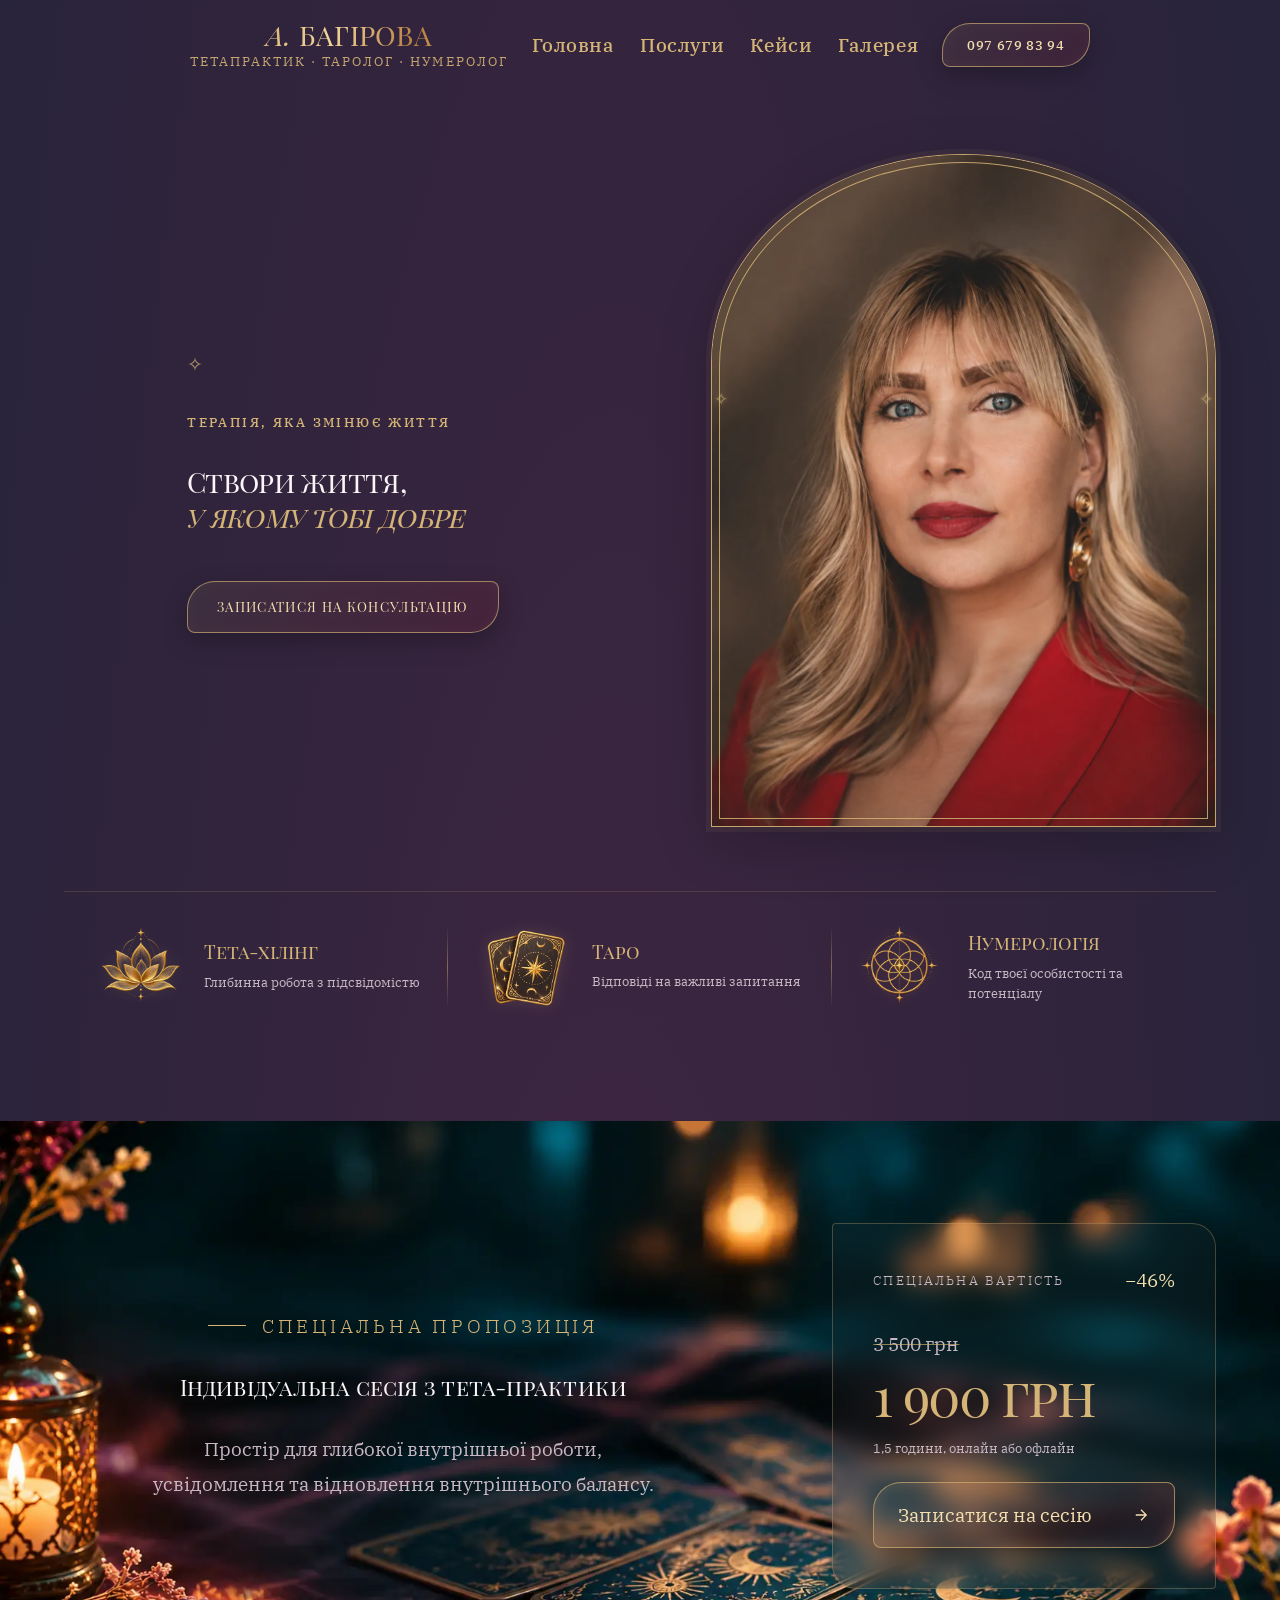
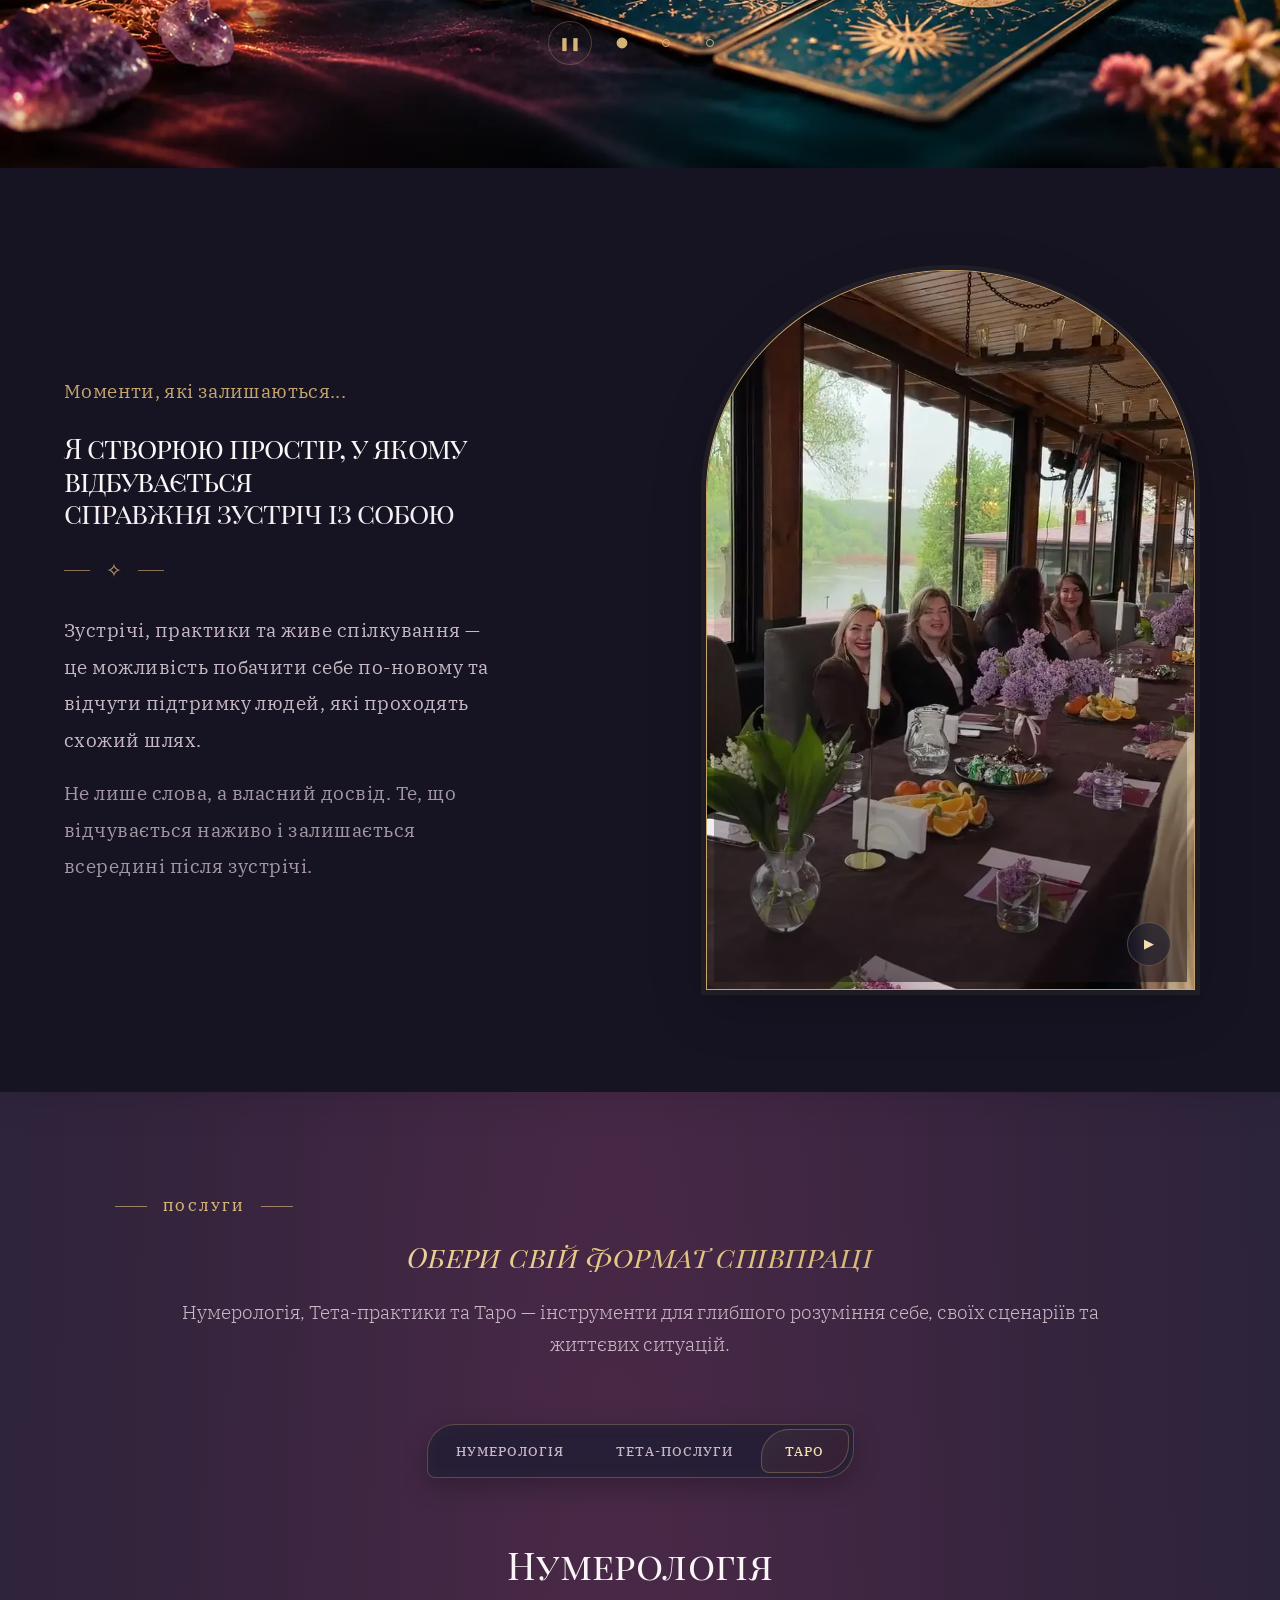
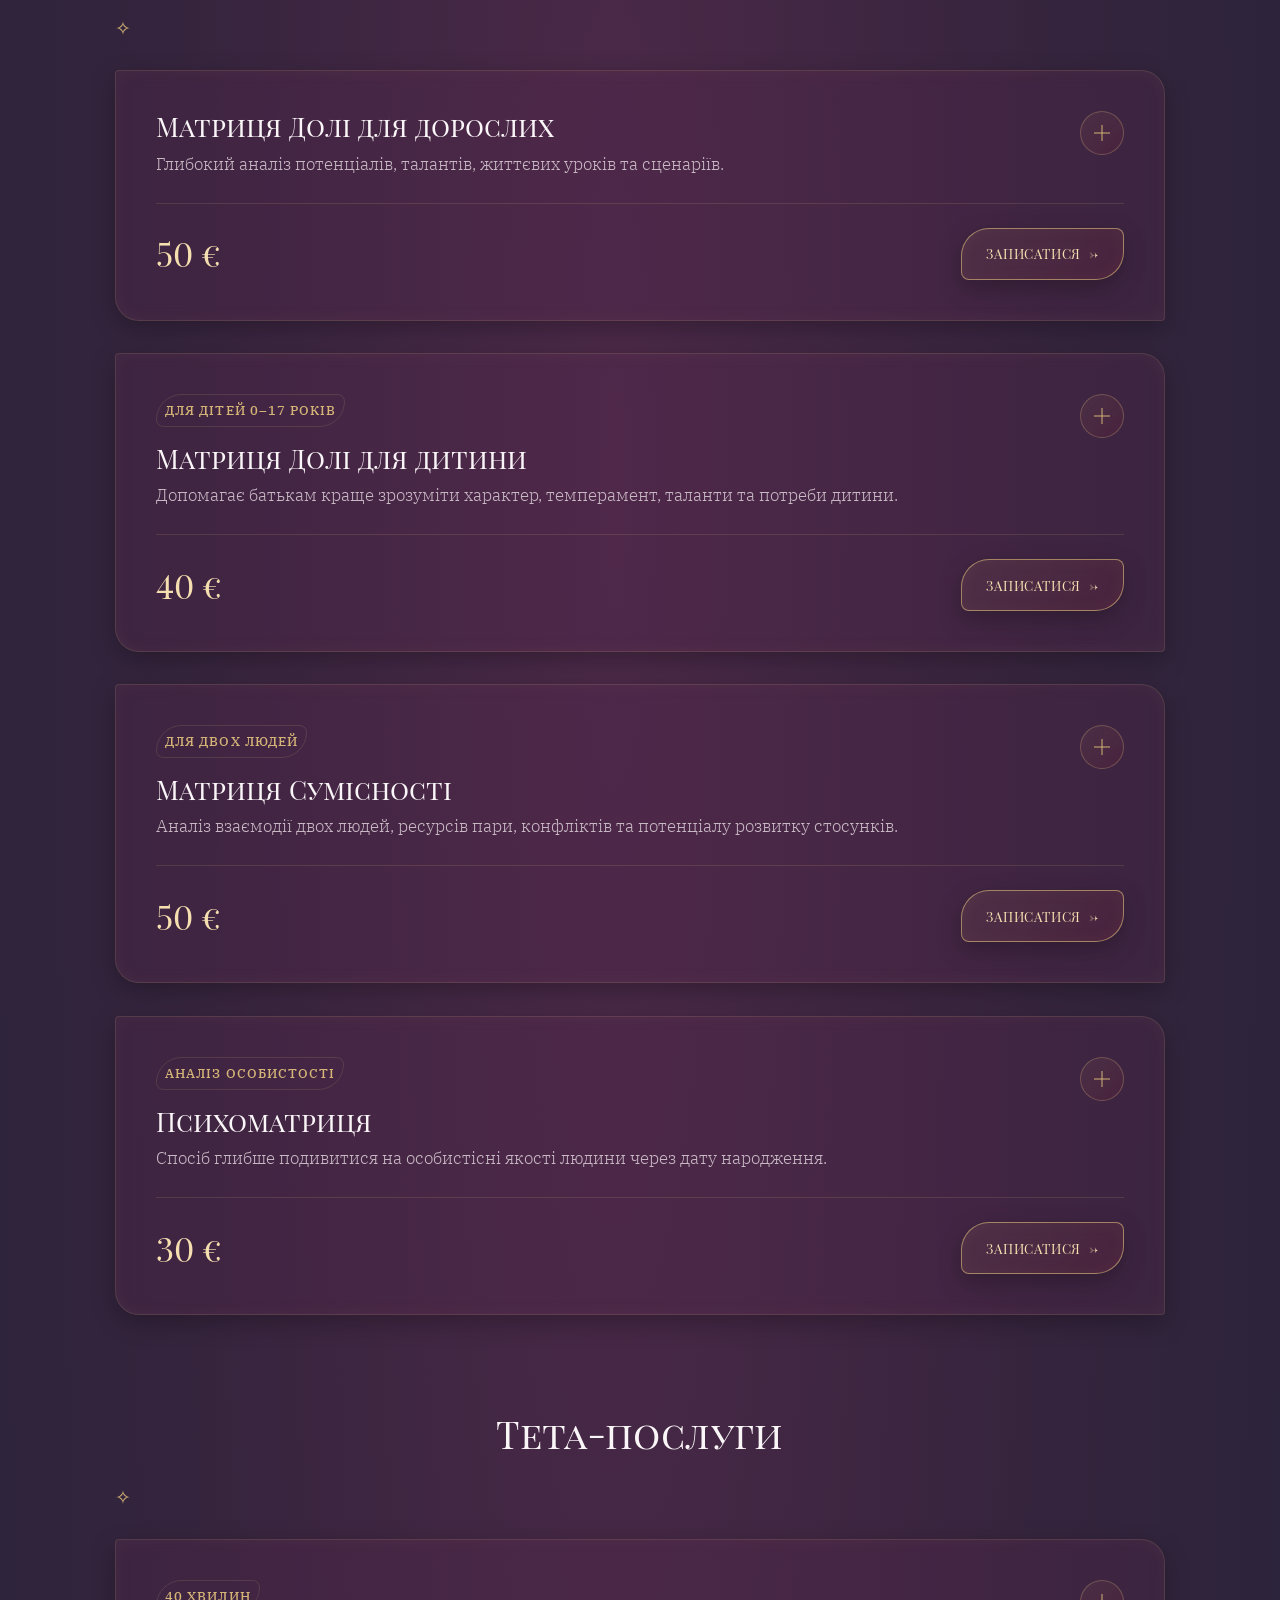
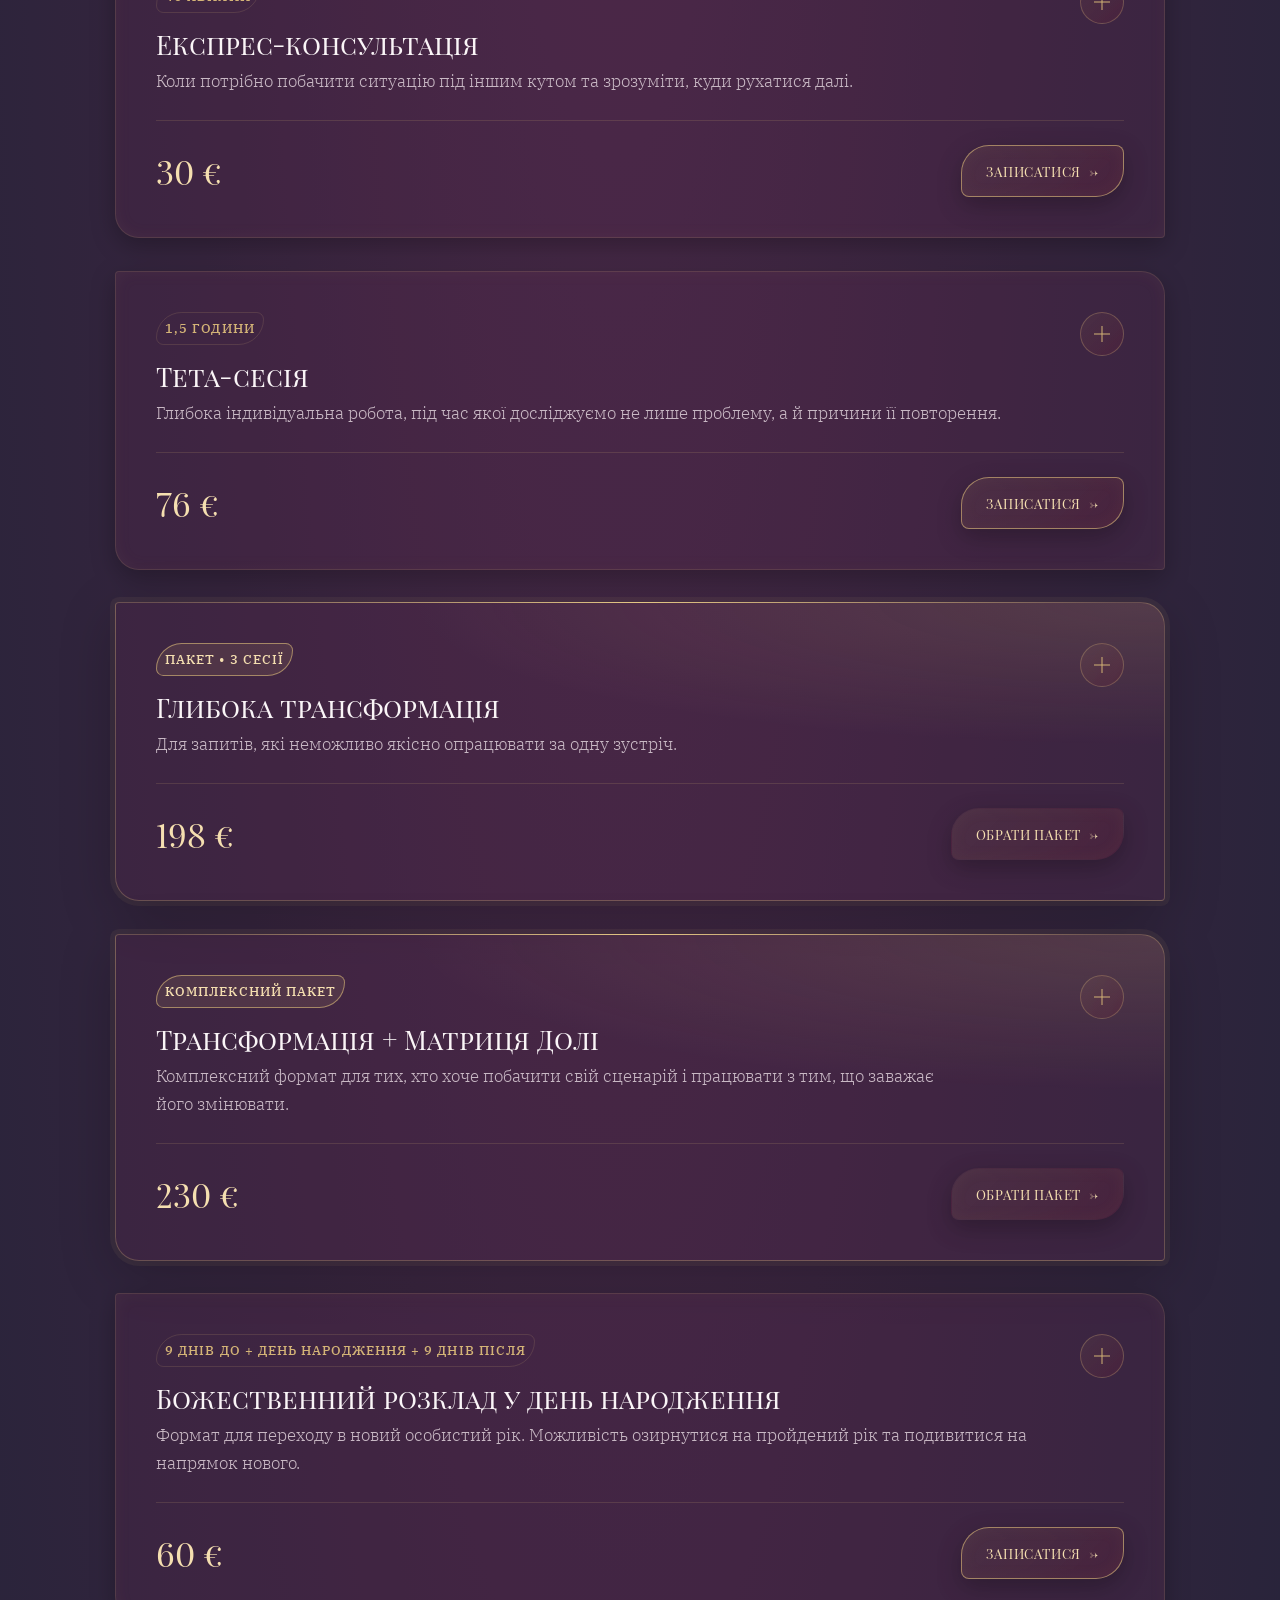
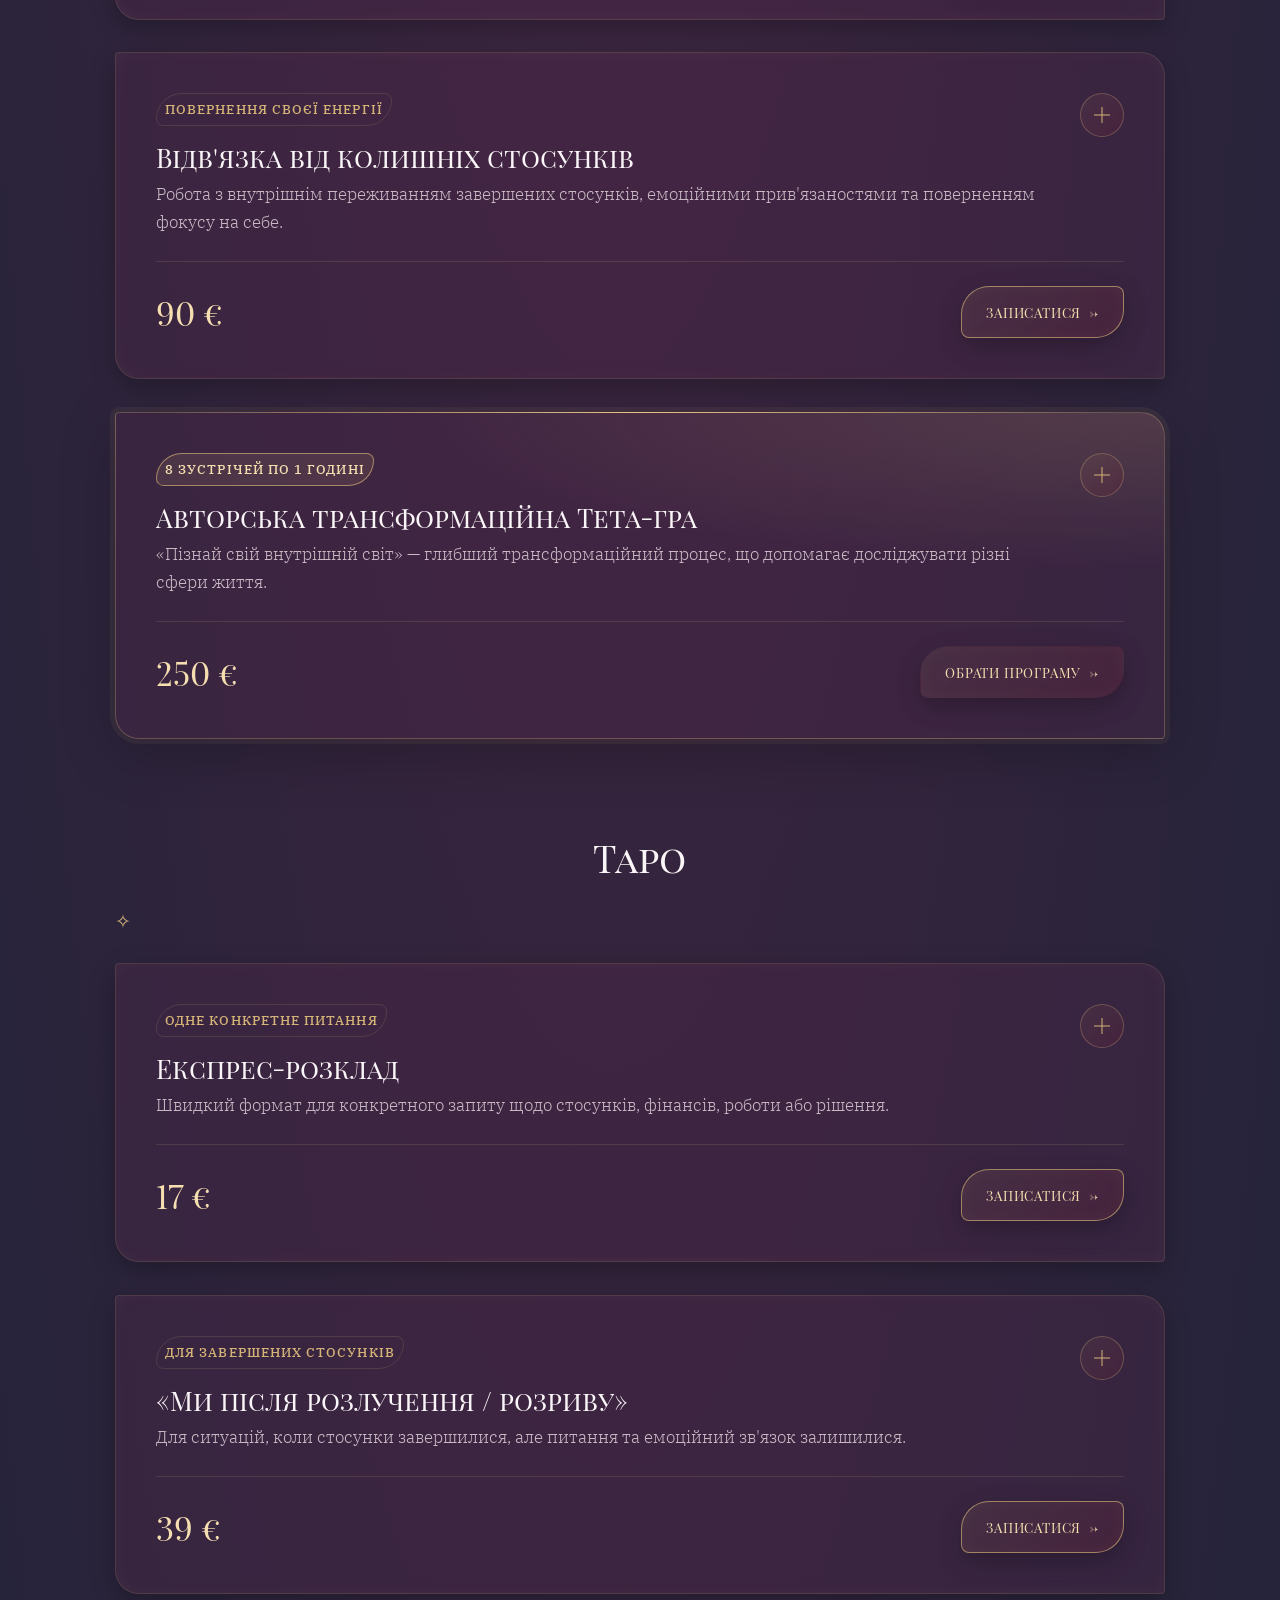
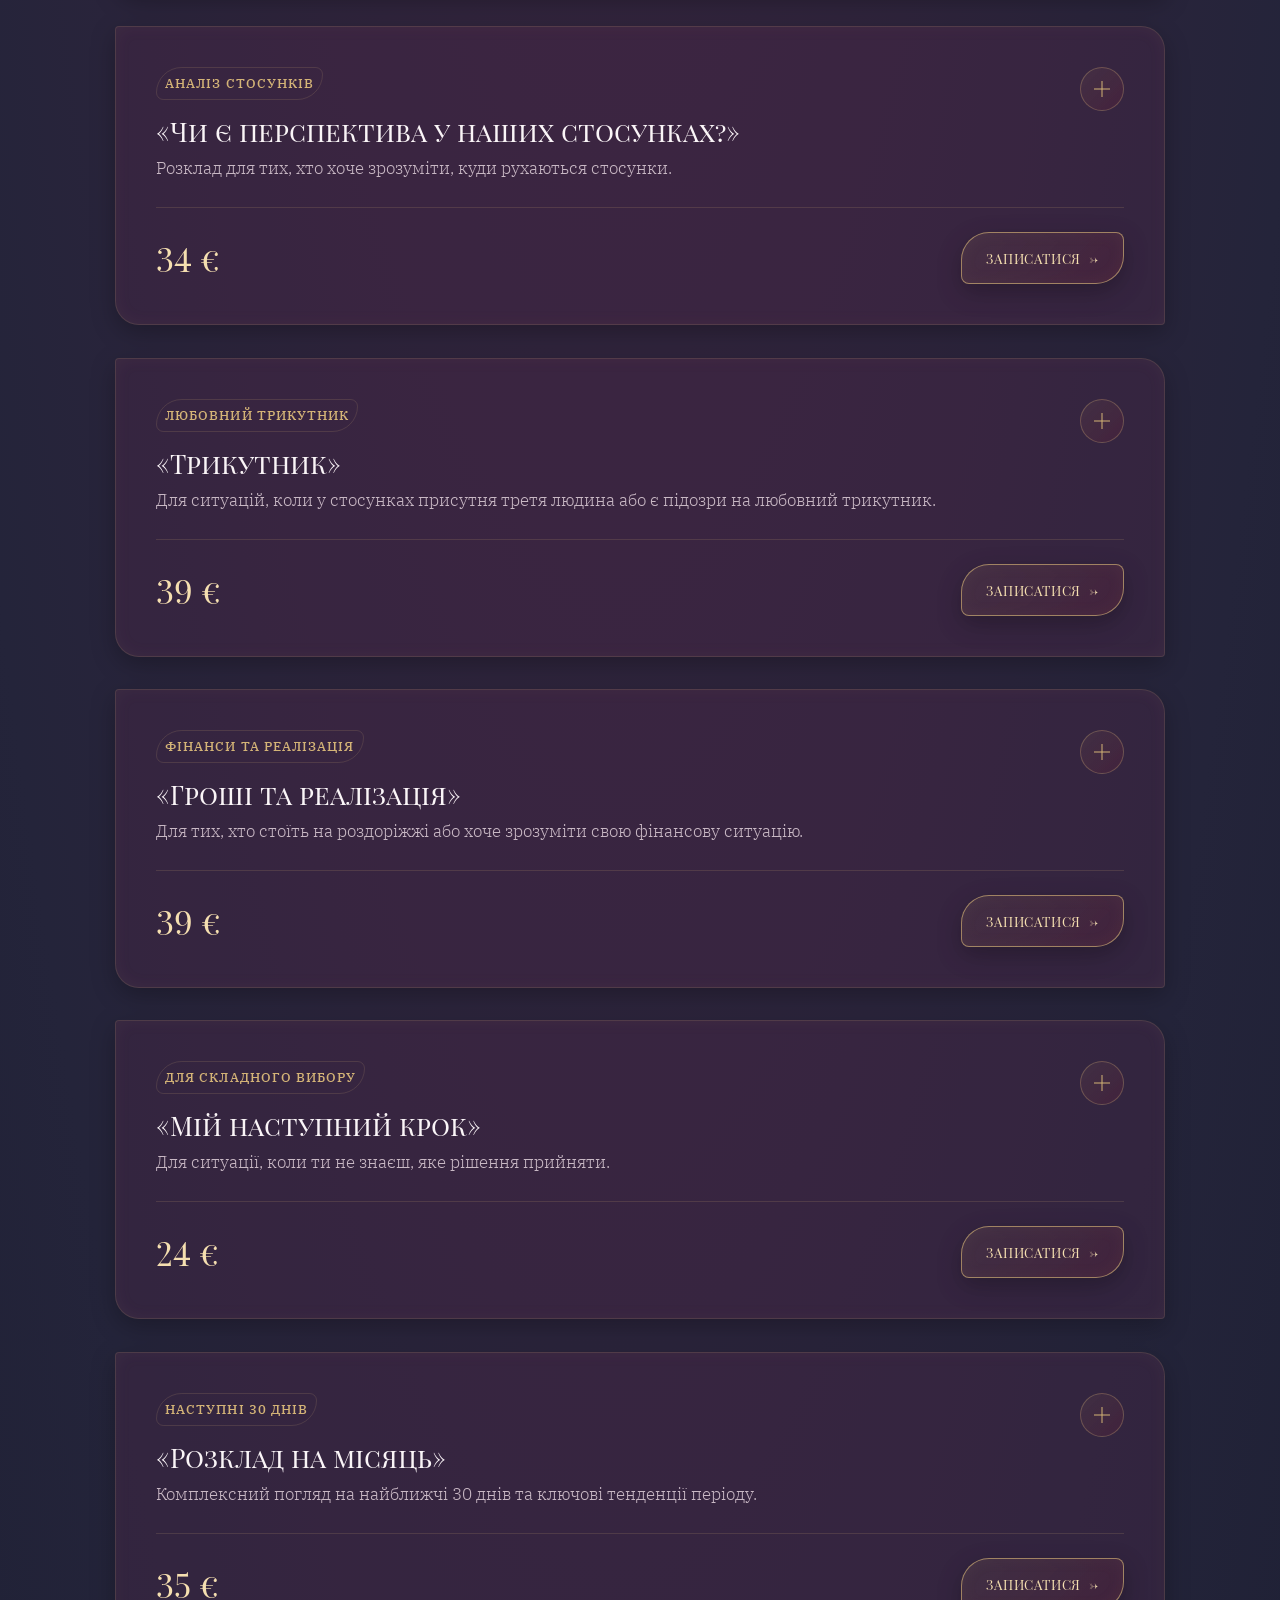
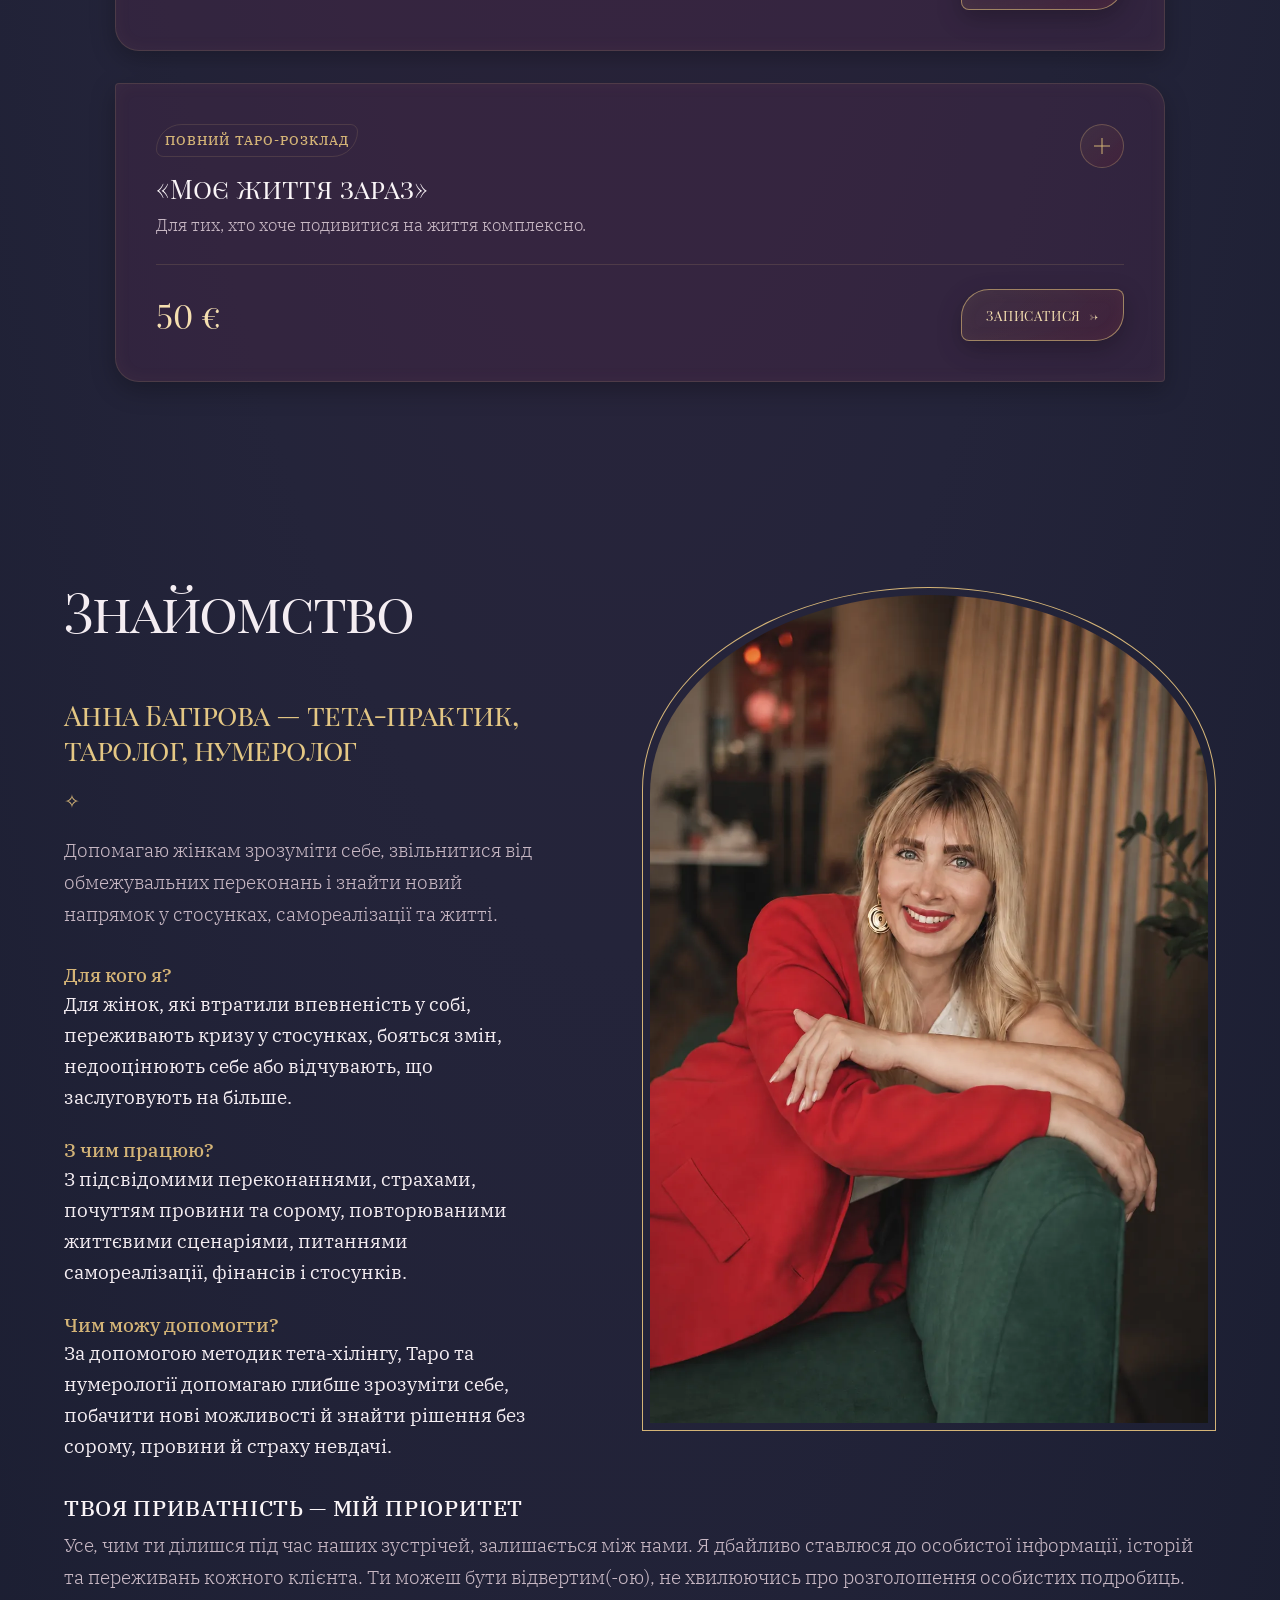
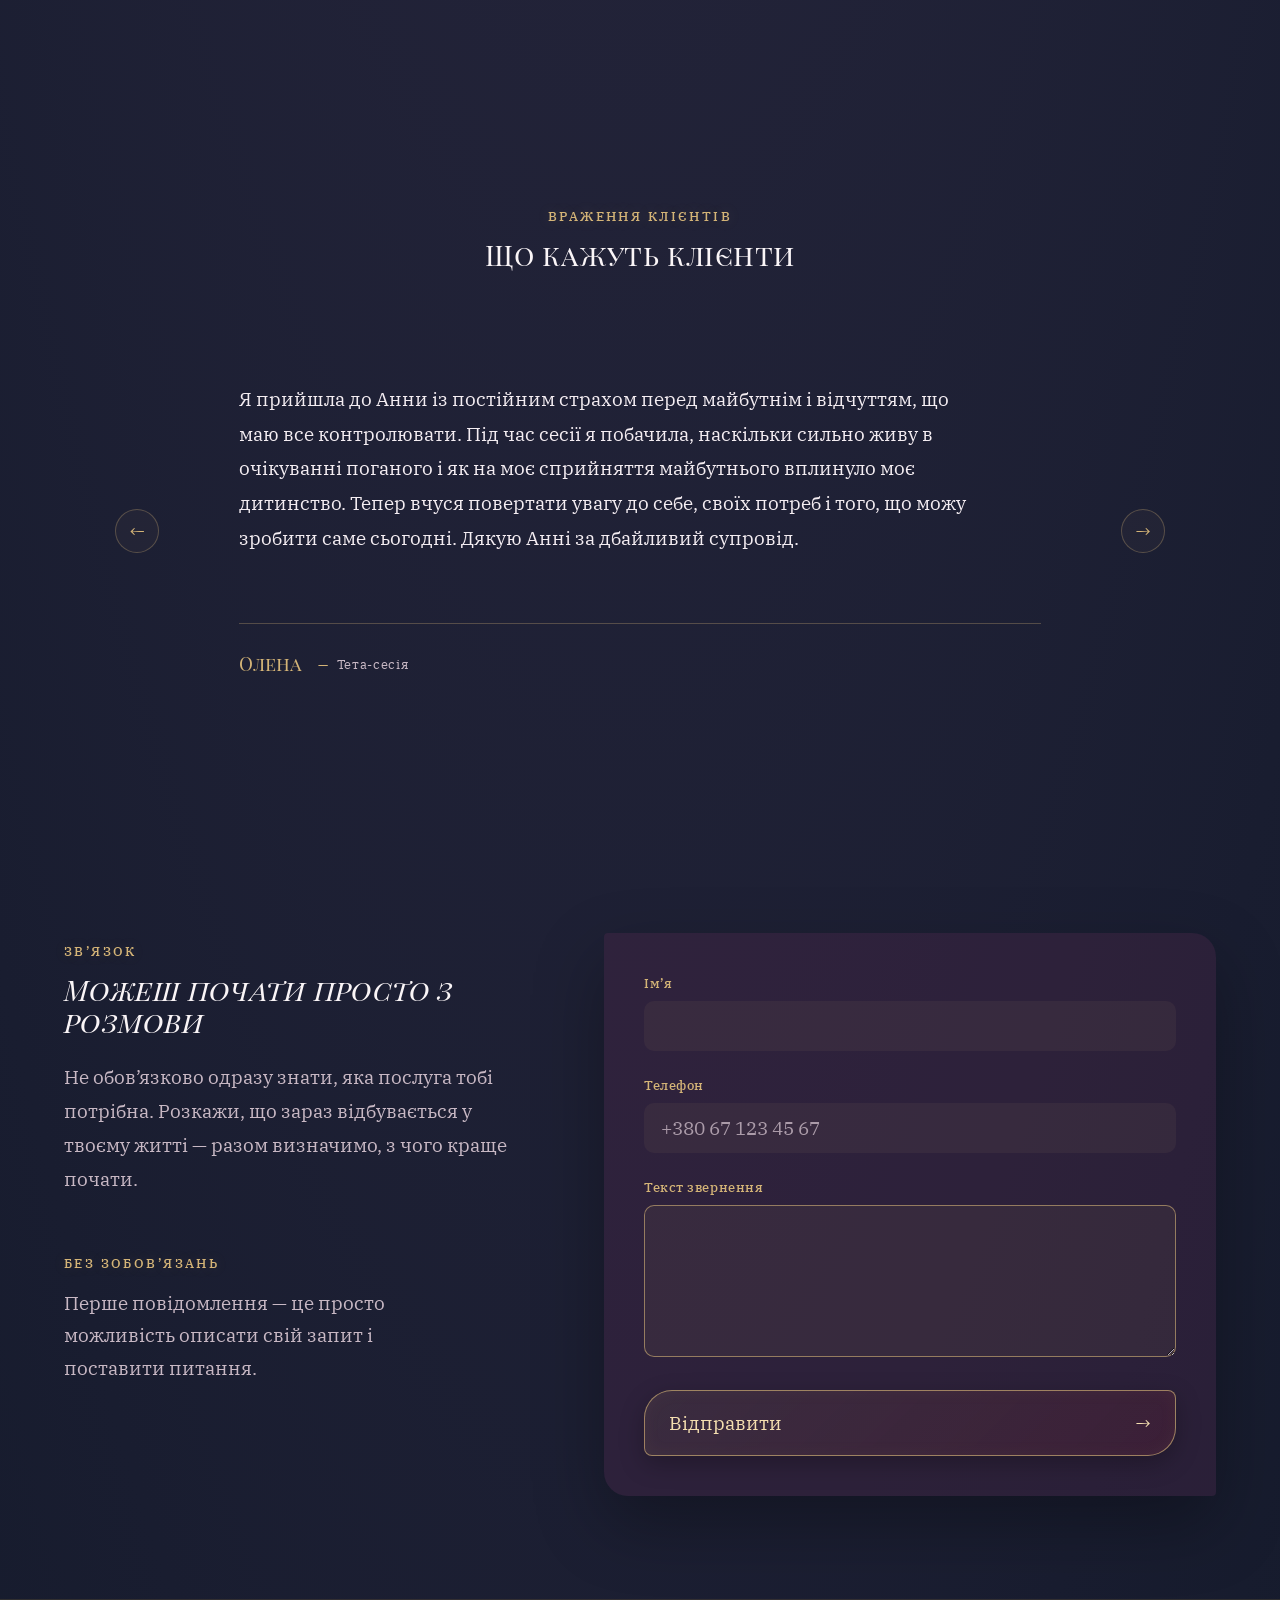
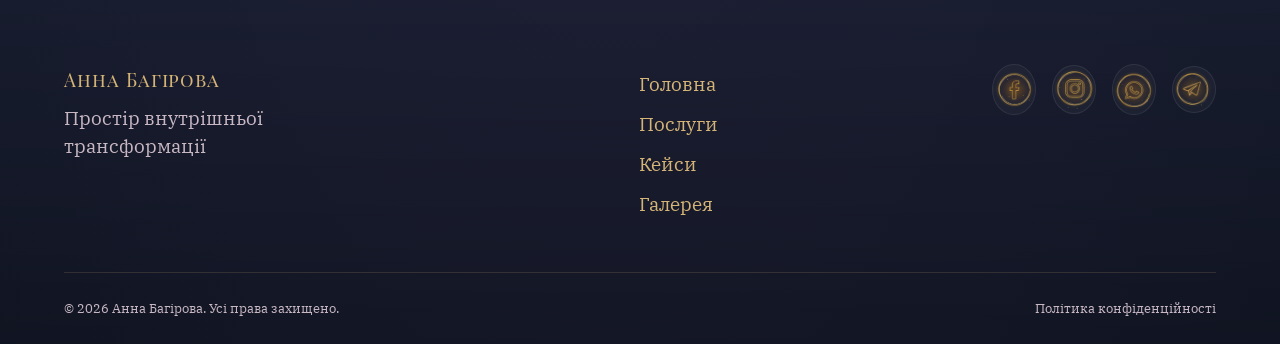
<file: index.html>
<!DOCTYPE html>
<html lang="uk">

<head>
    <meta charset="UTF-8">
    <meta name="viewport" content="width=device-width, initial-scale=1.0">

    <!-- SEO Meta Tags
         ЗАГЛУШКА ДОМЕНУ: коли буде домен, заміни https://example.com на свій
         (Ctrl+H → «https://example.com» → «https://твій-домен») у всіх HTML-файлах. -->
    <title>Анна Багірова — тетапрактик, таролог, нумеролог</title>
    <meta name="description"
        content="Індивідуальні консультації від Анни Багірової: тета-хілінг, Таро, матриця долі та нумерологія. Звільніться від обмежувальних переконань і змініть своє життя на краще.">
    <link rel="canonical" href="https://nikolaieva7.github.io/teta/">

    <!-- Open Graph / Facebook / Telegram / Viber -->
    <meta property="og:type" content="website">
    <meta property="og:locale" content="uk_UA">
    <meta property="og:url" content="https://nikolaieva7.github.io/teta/">
    <meta property="og:title" content="Анна Багірова — тетапрактик, таролог, нумеролог">
    <meta property="og:description"
        content="Індивідуальні консультації, Таро, нумерологія та тета-практика. Створи життя, у якому тобі добре.">
    <meta property="og:image" content="https://nikolaieva7.github.io/teta/img/anna.teta_greatePhoto.webp">

    <!-- Twitter Card -->
    <meta name="twitter:card" content="summary_large_image">
    <meta name="twitter:title" content="Анна Багірова — тетапрактик, таролог, нумеролог">
    <meta name="twitter:description"
        content="Індивідуальні сесії з тета-практики, Таро та нумерології для гармонії та внутрішнього балансу.">
    <meta name="twitter:image" content="https://nikolaieva7.github.io/teta/img/anna.teta_greatePhoto.webp">

    <!-- Schema.org structured data (JSON-LD).
         Коли з'явиться Telegram — додай його адресу в "sameAs". -->
    <script type="application/ld+json">
    {
      "@context": "https://schema.org",
      "@type": "ProfessionalService",
      "name": "Анна Багірова — Тетапрактик, Таролог, Нумеролог",
      "image": "https://nikolaieva7.github.io/teta/img/anna.teta_greatePhoto.webp",
      "@id": "https://nikolaieva7.github.io/teta/#professional-service",
      "url": "https://nikolaieva7.github.io/teta/",
      "telephone": "+380976798394",
      "priceRange": "€€",
      "address": {
        "@type": "PostalAddress",
        "addressCountry": "UA"
      },
      "sameAs": [
        "https://www.instagram.com/anna.bagirova.teta/",
        "https://www.facebook.com/anna.osipenko.bagirova"
      ]
    }
    </script>

    <link rel="preconnect" href="https://fonts.googleapis.com">
    <link rel="preconnect" href="https://fonts.gstatic.com" crossorigin>

    <link
        href="https://fonts.googleapis.com/css2?family=IBM+Plex+Serif:ital,wght@0,300;0,400;0,500;1,400&amp;family=Playfair+Display+SC:ital,wght@0,400;1,400&amp;display=swap"
        rel="stylesheet">

    <meta name="theme-color" content="#191d30">
    <link rel="preload" as="image" href="img/anna.teta_greatePhoto.webp" type="image/webp" fetchpriority="high">

    <link rel="stylesheet" href="style.css">
</head>

<body>
    <header class="site-header" id="header">
        <div class="header-inner">
            <div class="brand-name">
                <a href="#hero"><i>А.</i> Багірова</a>
                <span class="brand-sub">Тетапрактик · таролог · нумеролог</span>
            </div>

            <nav class="site-nav" id="nav" aria-label="Головне меню">
                <ul>
                    <li><a href="#hero">Головна</a></li>
                    <li><a href="#services">Послуги</a></li>
                    <li><a href="cases.html">Кейси</a></li>
                    <li><a href="gallerySlide.html">Галерея</a></li>
                </ul>
            </nav>

            <div class="nav-actions">
                <a href="tel:+380976798394" class="header-contact">097 679 83 94</a>
                <button class="hamburger" id="hamburger" type="button" aria-label="Меню" aria-expanded="false"
                    aria-controls="nav">
                    <span></span><span></span><span></span>
                </button>
            </div>
        </div>
    </header>

    <main>
        <section class="hero" id="hero">
            <div class="hero-content">
                <p class="hero-text">Терапія, яка змінює життя</p>
                <h1>
                    <span>Створи життя,</span>
                    <span class="hero-title-accent">у якому тобі добре</span>
                </h1>
                <a href="#contact" class="hero-button">Записатися на консультацію</a>
            </div>

            <div class="hero-image-overlay">
                <img class="hero-image" src="img/anna.teta_greatePhoto.webp" width="1122" height="1402"
                    alt="Анна Багірова — тета-практик, таролог і нумеролог" fetchpriority="high">
                <span class="hero-frame-star hero-frame-star--left" aria-hidden="true">✧</span>
                <span class="hero-frame-star hero-frame-star--right" aria-hidden="true">✧</span>
            </div>

            <div class="hero-services">
                <ul class="hero-services__list" aria-label="Напрями практики">
                    <li>
                        <a class="hero-services__item" href="#teta">
                            <img class="hero-services__icon" src="hero-decorations/theta-lotus.webp" alt="" width="90"
                                height="90">
                            <span>
                                <span class="hero-services__title">Тета-хілінг</span>
                                <span class="hero-services__text">Глибинна робота з підсвідомістю</span>
                            </span>
                        </a>
                    </li>
                    <li>
                        <a class="hero-services__item" href="#taro">
                            <img class="hero-services__icon" src="hero-decorations/tarot-cards.webp" alt="" width="90"
                                height="90">
                            <span>
                                <span class="hero-services__title">Таро</span>
                                <span class="hero-services__text">Відповіді на важливі запитання</span>
                            </span>
                        </a>
                    </li>
                    <li>
                        <a class="hero-services__item" href="#num">
                            <img class="hero-services__icon" src="hero-decorations/numerology-mandala.webp" alt=""
                                width="90" height="90">
                            <span>
                                <span class="hero-services__title">Нумерологія</span>
                                <span class="hero-services__text">Код твоєї особистості та потенціалу</span>
                            </span>
                        </a>
                    </li>
                </ul>
            </div>
        </section>

        <!-- Сцена «наїзду»: promo прилипає до верху, блок з відео наїжджає на нього.
             Обгортка обмежує прилипання — далі promo прокручується разом зі сторінкою. -->
        <div class="promo-scene">
        <section class="promo-section" id="promo" aria-labelledby="promo-heading" aria-roledescription="карусель"
            hidden>
            <h2 class="visually-hidden" id="promo-heading">Акції та новинки</h2>

            <div class="promo-list" id="promo-list" aria-live="off"></div>

            <div class="promo-controls" hidden>
                <button type="button" class="promo-pause" aria-label="Зупинити автопрокрутку">
                    <span aria-hidden="true">❚❚</span>
                </button>
                <div class="promo-dots"></div>
            </div>

            <template id="promo-template">
                <article class="promo">
                    <div class="promo-content">
                        <p class="promo-label" data-field="label"></p>
                        <h3 class="promo-title" data-field="title"></h3>
                        <p class="promo-description" data-field="description"></p>
                    </div>

                    <div class="promo-offer">
                        <div class="promo-offer__top" data-hide>
                            <span class="promo-offer__caption" data-field="caption"></span>
                            <span class="promo-discount" data-field="badge"></span>
                        </div>

                        <p class="promo-prices" data-hide>
                            <s class="promo-old-price" data-hide>
                                <span class="visually-hidden">Стара ціна:</span>
                                <span data-field="oldPrice"></span>
                            </s>
                            <span class="promo-new-price">
                                <span class="visually-hidden">Ціна:</span>
                                <span data-field="price"></span>
                            </span>
                        </p>

                        <p class="promo-offer__note" data-field="note"></p>

                        <a class="promo-button" href="#contact">
                            <span data-field="ctaText"></span>
                            <svg aria-hidden="true" viewBox="0 0 24 24" width="18" height="18" fill="none"
                                stroke="currentColor" stroke-width="1.7">
                                <path d="M5 12h14M12 5l7 7-7 7" />
                            </svg>
                        </a>
                    </div>
                </article>
            </template>
        </section>

        <section class="event-video" aria-labelledby="event-video-title">
            <div class="event-video__inner">
                <div class="event-video__content">
                    <p class="event-video__label">Моменти, які залишаються...</p>

                    <h2 class="event-video__title" id="event-video-title">
                        Я створюю простір, у якому відбувається
                        <span class="event-video__accent">справжня зустріч із собою</span>
                    </h2>

                    <div class="event-video__divider" aria-hidden="true">✧</div>

                    <p class="event-video__description">
                        Зустрічі, практики та живе спілкування — це можливість побачити себе
                        по-новому та відчути підтримку людей, які проходять схожий шлях.
                    </p>
                    <p class="event-video__description event-video__description--secondary">
                        Не лише слова, а власний досвід. Те, що відчувається наживо
                        і залишається всередині після зустрічі.
                    </p>
                </div>

                <div class="event-video__frame">
                    <video class="event-video__video" src="video/event.mp4" poster="video/event-poster.webp"
                        muted loop playsinline preload="none" aria-hidden="true"></video>
                    <button class="event-video__toggle" type="button" aria-label="Зупинити відео" hidden>
                        <span aria-hidden="true">❚❚</span>
                    </button>
                </div>
            </div>
        </section>
        </div>

        <section class="services" id="services">
            <div class="services-header">
                <span class="label">Послуги</span>
                <h2 class="text-accent" id="services-title">Обери свій формат співпраці</h2>
                <p>Нумерологія, Тета-практики та Таро — інструменти для глибшого розуміння себе, своїх сценаріїв та
                    життєвих ситуацій.</p>
            </div>

            <div class="services-list">
                <!-- НУМЕРОЛОГІЯ -->
                <h3 class="category-title" id="num">Нумерологія</h3>
                <span class="about-divider" aria-hidden="true">✧</span>

                <article class="card">
                    <div>
                        <h4>Матриця Долі для дорослих</h4>
                        <p>Глибокий аналіз потенціалів, талантів, життєвих уроків та сценаріїв.</p>
                        <button type="button" class="toggle-btn" aria-expanded="false" aria-controls="service-details-1"
                            aria-label="Деталі послуги: Матриця Долі для дорослих"></button>
                        <ul id="service-details-1">
                            <li>сильні сторони та здібності</li>
                            <li>призначення та реалізація</li>
                            <li>фінансовий потенціал</li>
                            <li>любов і партнерські сценарії</li>
                            <li>повторювані життєві сценарії</li>
                            <li>ресурси та точки розвитку</li>
                            <li>важливі періоди життя</li>
                        </ul>
                    </div>
                    <div class="card-footer">
                        <span class="price">50 €</span>
                        <a href="#contact" class="btn">Записатися</a>
                    </div>
                </article>

                <article class="card">
                    <div>
                        <span class="card-label">Для дітей 0–17 років</span>
                        <h4>Матриця Долі для дитини</h4>
                        <p>Допомагає батькам краще зрозуміти характер, темперамент, таланти та потреби дитини.</p>
                        <button type="button" class="toggle-btn" aria-expanded="false" aria-controls="service-details-2"
                            aria-label="Деталі послуги: Матриця Долі для дитини"></button>
                        <ul id="service-details-2">
                            <li>природні здібності та таланти</li>
                            <li>характер і темперамент</li>
                            <li>мотивація дитини</li>
                            <li>навчання та реалізація талантів</li>
                            <li>сильні та вразливі сторони</li>
                            <li>можливі конфліктні сценарії</li>
                            <li>як підтримувати дитину</li>
                        </ul>
                    </div>
                    <div class="card-footer">
                        <span class="price">40 €</span>
                        <a href="#contact" class="btn">Записатися</a>
                    </div>
                </article>

                <article class="card">
                    <div>
                        <span class="card-label">Для двох людей</span>
                        <h4>Матриця Сумісності</h4>
                        <p>Аналіз взаємодії двох людей, ресурсів пари, конфліктів та потенціалу розвитку стосунків.</p>
                        <button type="button" class="toggle-btn" aria-expanded="false" aria-controls="service-details-3"
                            aria-label="Деталі послуги: Матриця Сумісності"></button>
                        <ul id="service-details-3">
                            <li>що вас притягує</li>
                            <li>ресурс пари</li>
                            <li>можливі конфлікти</li>
                            <li>емоційна та сексуальна взаємодія</li>
                            <li>фінансові сценарії</li>
                            <li>побутова сумісність</li>
                            <li>потенціал розвитку стосунків</li>
                        </ul>
                    </div>
                    <div class="card-footer">
                        <span class="price">50 €</span>
                        <a href="#contact" class="btn">Записатися</a>
                    </div>
                </article>

                <article class="card">
                    <div>
                        <span class="card-label">Аналіз особистості</span>
                        <h4>Психоматриця</h4>
                        <p>Спосіб глибше подивитися на особистісні якості людини через дату народження.</p>
                        <button type="button" class="toggle-btn" aria-expanded="false" aria-controls="service-details-4"
                            aria-label="Деталі послуги: Психоматриця"></button>
                        <ul id="service-details-4">
                            <li>характер</li>
                            <li>сила волі</li>
                            <li>енергетичний потенціал</li>
                            <li>логіка та інтуїція</li>
                            <li>цілеспрямованість</li>
                            <li>здібності до навчання</li>
                            <li>сильні та слабкі сторони</li>
                        </ul>
                    </div>
                    <div class="card-footer">
                        <span class="price">30 €</span>
                        <a href="#contact" class="btn">Записатися</a>
                    </div>
                </article>

                <!-- ТЕТА-ПОСЛУГИ -->
                <h3 class="category-title" id="teta">Тета-послуги</h3>
                <span class="about-divider" aria-hidden="true">✧</span>

                <article class="card">
                    <div>
                        <span class="card-label">40 хвилин</span>
                        <h4>Експрес-консультація</h4>
                        <p>Коли потрібно побачити ситуацію під іншим кутом та зрозуміти, куди рухатися далі.</p>
                        <button type="button" class="toggle-btn" aria-expanded="false" aria-controls="service-details-5"
                            aria-label="Деталі послуги: Експрес-консультація"></button>
                        <ul id="service-details-5">
                            <li>стосунки</li>
                            <li>рішення</li>
                            <li>гроші</li>
                            <li>робота</li>
                            <li>внутрішній стан</li>
                            <li>конфліктна ситуація</li>
                            <li>повторюваний сценарій</li>
                        </ul>
                    </div>
                    <div class="card-footer">
                        <span class="price">30 €</span>
                        <a href="#contact" class="btn">Записатися</a>
                    </div>
                </article>

                <article class="card">
                    <div>
                        <span class="card-label">1,5 години</span>
                        <h4>Тета-сесія</h4>
                        <p>Глибока індивідуальна робота, під час якої досліджуємо не лише проблему, а й причини її
                            повторення.</p>
                        <button type="button" class="toggle-btn" aria-expanded="false" aria-controls="service-details-6"
                            aria-label="Деталі послуги: Тета-сесія"></button>
                        <ul id="service-details-6">
                            <li>що відбувається</li>
                            <li>чому це повторюється</li>
                            <li>що ти відчуваєш</li>
                            <li>у що ти віриш про себе та світ</li>
                            <li>що заважає отримати бажане</li>
                        </ul>
                    </div>
                    <div class="card-footer">
                        <span class="price">76 €</span>
                        <a href="#contact" class="btn">Записатися</a>
                    </div>
                </article>

                <article class="card featured">
                    <div>
                        <span class="card-label">Пакет • 3 сесії</span>
                        <h4>Глибока трансформація</h4>
                        <p>Для запитів, які неможливо якісно опрацювати за одну зустріч.</p>
                        <button type="button" class="toggle-btn" aria-expanded="false" aria-controls="service-details-7"
                            aria-label="Деталі послуги: Глибока трансформація"></button>
                        <ul id="service-details-7">
                            <li>3 Тета-сесії по 1,5 години</li>
                            <li>один великий запит</li>
                            <li>або кілька взаємопов'язаних тем</li>
                            <li>стосунки та самоцінність</li>
                            <li>гроші та установки</li>
                            <li>самооцінка та кордони</li>
                        </ul>
                    </div>
                    <div class="card-footer">
                        <span class="price">198 €</span>
                        <a href="#contact" class="btn">Обрати пакет</a>
                    </div>
                </article>

                <article class="card featured">
                    <div>
                        <span class="card-label">Комплексний пакет</span>
                        <h4>Трансформація + Матриця Долі</h4>
                        <p>Комплексний формат для тих, хто хоче побачити свій сценарій і працювати з тим, що заважає
                            його змінювати.</p>
                        <button type="button" class="toggle-btn" aria-expanded="false" aria-controls="service-details-8"
                            aria-label="Деталі послуги: Трансформація + Матриця Долі"></button>
                        <ul id="service-details-8">
                            <li>3 Тета-сесії по 1,5 години</li>
                            <li>Матриця Долі для дорослого</li>
                            <li>або Дитяча Матриця Долі</li>
                            <li>або Матриця Сумісності</li>
                        </ul>
                    </div>
                    <div class="card-footer">
                        <span class="price">230 €</span>
                        <a href="#contact" class="btn">Обрати пакет</a>
                    </div>
                </article>

                <article class="card">
                    <div>
                        <span class="card-label">9 днів до + день народження + 9 днів після</span>
                        <h4>Божественний розклад у день народження</h4>
                        <p>Формат для переходу в новий особистий рік. Можливість озирнутися на пройдений рік та
                            подивитися на напрямок нового.</p>
                        <button type="button" class="toggle-btn" aria-expanded="false" aria-controls="service-details-9"
                            aria-label="Деталі послуги: Божественний розклад у день народження"></button>
                        <ul id="service-details-9">
                            <li>головна енергія нового року</li>
                            <li>стосунки</li>
                            <li>фінанси</li>
                            <li>робота та реалізація</li>
                            <li>можливості та виклики</li>
                            <li>головний ресурс</li>
                            <li>рекомендації на особистий рік</li>
                        </ul>
                    </div>
                    <div class="card-footer">
                        <span class="price">60 €</span>
                        <a href="#contact" class="btn">Записатися</a>
                    </div>
                </article>

                <article class="card">
                    <div>
                        <span class="card-label">Повернення своєї енергії</span>
                        <h4>Відв'язка від колишніх стосунків</h4>
                        <p>Робота з внутрішнім переживанням завершених стосунків, емоційними прив'язаностями та
                            поверненням фокусу на себе.</p>
                        <button type="button" class="toggle-btn" aria-expanded="false"
                            aria-controls="service-details-10"
                            aria-label="Деталі послуги: Відв'язка від колишніх стосунків"></button>
                        <ul id="service-details-10">
                            <li>що досі тримає у цих стосунках</li>
                            <li>які емоції залишилися</li>
                            <li>які прив'язаності сформувалися</li>
                            <li>що важливо забрати з цього досвіду</li>
                            <li>як повернути фокус на себе</li>
                        </ul>
                    </div>
                    <div class="card-footer">
                        <span class="price">90 €</span>
                        <a href="#contact" class="btn">Записатися</a>
                    </div>
                </article>

                <article class="card featured">
                    <div>
                        <span class="card-label">8 зустрічей по 1 годині</span>
                        <h4>Авторська трансформаційна Тета-гра</h4>
                        <p>«Пізнай свій внутрішній світ» — глибший трансформаційний процес, що допомагає досліджувати
                            різні сфери життя.</p>
                        <button type="button" class="toggle-btn" aria-expanded="false"
                            aria-controls="service-details-11"
                            aria-label="Деталі послуги: Авторська трансформаційна Тета-гра"></button>
                        <ul id="service-details-11">
                            <li>справжні бажання</li>
                            <li>внутрішні обмеження та страхи</li>
                            <li>установки та сценарії</li>
                            <li>стосунки із собою та іншими</li>
                            <li>гроші та реалізація</li>
                            <li>внутрішні ресурси</li>
                            <li>нові можливості</li>
                        </ul>
                    </div>
                    <div class="card-footer">
                        <span class="price">250 €</span>
                        <a href="#contact" class="btn">Обрати програму</a>
                    </div>
                </article>

                <!-- ТАРО -->
                <h3 class="category-title" id="taro">Таро</h3>
                <span class="about-divider" aria-hidden="true">✧</span>

                <article class="card">
                    <div>
                        <span class="card-label">Одне конкретне питання</span>
                        <h4>Експрес-розклад</h4>
                        <p>Швидкий формат для конкретного запиту щодо стосунків, фінансів, роботи або рішення.</p>
                        <button type="button" class="toggle-btn" aria-expanded="false"
                            aria-controls="service-details-12" aria-label="Деталі послуги: Експрес-розклад"></button>
                        <ul id="service-details-12">
                            <li>що відбувається між нами</li>
                            <li>що людина відчуває</li>
                            <li>про що думає</li>
                            <li>які її наміри</li>
                            <li>що відбувається у фінансах</li>
                            <li>куди рухатися у роботі</li>
                        </ul>
                    </div>
                    <div class="card-footer">
                        <span class="price">17 €</span>
                        <a href="#contact" class="btn">Записатися</a>
                    </div>
                </article>

                <article class="card">
                    <div>
                        <span class="card-label">Для завершених стосунків</span>
                        <h4>«Ми після розлучення / розриву»</h4>
                        <p>Для ситуацій, коли стосунки завершилися, але питання та емоційний зв'язок залишилися.</p>
                        <button type="button" class="toggle-btn" aria-expanded="false"
                            aria-controls="service-details-13"
                            aria-label="Деталі послуги: «Ми після розлучення / розриву»"></button>
                        <ul id="service-details-13">
                            <li>причина розриву</li>
                            <li>що людина відчуває зараз</li>
                            <li>емоційний зв'язок</li>
                            <li>можливість відновлення контакту</li>
                            <li>що заважає примиренню</li>
                            <li>рекомендація</li>
                        </ul>
                    </div>
                    <div class="card-footer">
                        <span class="price">39 €</span>
                        <a href="#contact" class="btn">Записатися</a>
                    </div>
                </article>

                <article class="card">
                    <div>
                        <span class="card-label">Аналіз стосунків</span>
                        <h4>«Чи є перспектива у наших стосунках?»</h4>
                        <p>Розклад для тих, хто хоче зрозуміти, куди рухаються стосунки.</p>
                        <button type="button" class="toggle-btn" aria-expanded="false"
                            aria-controls="service-details-14"
                            aria-label="Деталі послуги: «Чи є перспектива у наших стосунках?»"></button>
                        <ul id="service-details-14">
                            <li>потенціал пари</li>
                            <li>думки та почуття партнера</li>
                            <li>наміри</li>
                            <li>готовність до серйозних стосунків</li>
                            <li>проблемні точки</li>
                            <li>перспектива офіційних стосунків</li>
                        </ul>
                    </div>
                    <div class="card-footer">
                        <span class="price">34 €</span>
                        <a href="#contact" class="btn">Записатися</a>
                    </div>
                </article>

                <article class="card">
                    <div>
                        <span class="card-label">Любовний трикутник</span>
                        <h4>«Трикутник»</h4>
                        <p>Для ситуацій, коли у стосунках присутня третя людина або є підозри на любовний трикутник.</p>
                        <button type="button" class="toggle-btn" aria-expanded="false"
                            aria-controls="service-details-15" aria-label="Деталі послуги: «Трикутник»"></button>
                        <ul id="service-details-15">
                            <li>що відбувається між партнерами</li>
                            <li>роль третьої людини</li>
                            <li>почуття та наміри кожного</li>
                            <li>що приховано</li>
                            <li>куди рухається ситуація</li>
                            <li>рекомендація</li>
                        </ul>
                    </div>
                    <div class="card-footer">
                        <span class="price">39 €</span>
                        <a href="#contact" class="btn">Записатися</a>
                    </div>
                </article>

                <article class="card">
                    <div>
                        <span class="card-label">Фінанси та реалізація</span>
                        <h4>«Гроші та реалізація»</h4>
                        <p>Для тих, хто стоїть на роздоріжжі або хоче зрозуміти свою фінансову ситуацію.</p>
                        <button type="button" class="toggle-btn" aria-expanded="false"
                            aria-controls="service-details-16"
                            aria-label="Деталі послуги: «Гроші та реалізація»"></button>
                        <ul id="service-details-16">
                            <li>що відбувається з фінансами</li>
                            <li>що блокує рух</li>
                            <li>де можливості</li>
                            <li>що може принести прибуток</li>
                            <li>професійний напрямок</li>
                            <li>найближчі тенденції</li>
                        </ul>
                    </div>
                    <div class="card-footer">
                        <span class="price">39 €</span>
                        <a href="#contact" class="btn">Записатися</a>
                    </div>
                </article>

                <article class="card">
                    <div>
                        <span class="card-label">Для складного вибору</span>
                        <h4>«Мій наступний крок»</h4>
                        <p>Для ситуації, коли ти не знаєш, яке рішення прийняти.</p>
                        <button type="button" class="toggle-btn" aria-expanded="false"
                            aria-controls="service-details-17"
                            aria-label="Деталі послуги: «Мій наступний крок»"></button>
                        <ul id="service-details-17">
                            <li>порівняння двох варіантів</li>
                            <li>можливі наслідки кожного шляху</li>
                            <li>ресурсний напрямок</li>
                        </ul>
                    </div>
                    <div class="card-footer">
                        <span class="price">24 €</span>
                        <a href="#contact" class="btn">Записатися</a>
                    </div>
                </article>

                <article class="card">
                    <div>
                        <span class="card-label">Наступні 30 днів</span>
                        <h4>«Розклад на місяць»</h4>
                        <p>Комплексний погляд на найближчі 30 днів та ключові тенденції періоду.</p>
                        <button type="button" class="toggle-btn" aria-expanded="false"
                            aria-controls="service-details-18"
                            aria-label="Деталі послуги: «Розклад на місяць»"></button>
                        <ul id="service-details-18">
                            <li>стосунки</li>
                            <li>гроші</li>
                            <li>робота</li>
                            <li>стан</li>
                            <li>можливості</li>
                            <li>виклики</li>
                            <li>головна подія</li>
                            <li>рекомендація місяця</li>
                        </ul>
                    </div>
                    <div class="card-footer">
                        <span class="price">35 €</span>
                        <a href="#contact" class="btn">Записатися</a>
                    </div>
                </article>

                <article class="card">
                    <div>
                        <span class="card-label">Повний Таро-розклад</span>
                        <h4>«Моє життя зараз»</h4>
                        <p>Для тих, хто хоче подивитися на життя комплексно.</p>
                        <button type="button" class="toggle-btn" aria-expanded="false"
                            aria-controls="service-details-19" aria-label="Деталі послуги: «Моє життя зараз»"></button>
                        <ul id="service-details-19">
                            <li>любов і стосунки</li>
                            <li>фінанси</li>
                            <li>робота та реалізація</li>
                            <li>внутрішній стан</li>
                            <li>оточення</li>
                            <li>приховані фактори</li>
                            <li>можливості та перешкоди</li>
                            <li>головний напрямок</li>
                            <li>рекомендації</li>
                        </ul>
                    </div>
                    <div class="card-footer">
                        <span class="price">50 €</span>
                        <a href="#contact" class="btn">Записатися</a>
                    </div>
                </article>
            </div>
        </section>

        <section class="about-section" id="about" aria-labelledby="about-title">
            <div class="about-container">
                <div class="about-content">
                    <p class="about-eyebrow">Знайомство</p>
                    <h2 id="about-title">Анна Багірова — тета-практик, таролог, нумеролог</h2>
                    <div class="about-divider" aria-hidden="true">✧</div>

                    <p class="about-intro">
                        Допомагаю жінкам зрозуміти себе, звільнитися від обмежувальних переконань
                        і знайти новий напрямок у стосунках, самореалізації та житті.
                    </p>

                    <dl class="about-qa">
                        <dt>Для кого я?</dt>
                        <dd>Для жінок, які втратили впевненість у собі, переживають кризу у стосунках, бояться змін,
                            недооцінюють себе або відчувають, що заслуговують на більше.</dd>

                        <dt>З чим працюю?</dt>
                        <dd>З підсвідомими переконаннями, страхами, почуттям провини та сорому, повторюваними життєвими
                            сценаріями, питаннями самореалізації, фінансів і стосунків.</dd>

                        <dt>Чим можу допомогти?</dt>
                        <dd>За допомогою методик тета-хілінгу, Таро та нумерології допомагаю глибше зрозуміти себе,
                            побачити нові можливості й знайти рішення без сорому, провини й страху невдачі.</dd>
                    </dl>
                </div>

                <div class="about-visual" data-reveal>
                    <img src="img/156c7147-e377-4dbe-b176-a937935dcea4.webp" width="1023" height="1538"
                        alt="Анна Багірова" loading="lazy" decoding="async">
                </div>

                <div class="about-privacy">
                    <h3>Твоя приватність — мій пріоритет</h3>
                    <p>Усе, чим ти ділишся під час наших зустрічей, залишається між нами. Я дбайливо ставлюся
                        до особистої інформації, історій та переживань кожного клієнта. Ти можеш бути відвертим(-ою),
                        не хвилюючись про розголошення особистих подробиць.</p>
                </div>
            </div>
        </section>

        <section class="reviews-section" id="reviews" aria-labelledby="reviews-title">
            <header class="reviews-header">
                <span class="section-label">Враження клієнтів</span>
                <h2 id="reviews-title">Що кажуть клієнти</h2>
            </header>

            <div class="reviews-slider">
                <button class="reviews-arrow reviews-prev" type="button" aria-label="Попередній відгук"
                    aria-controls="reviewsTrack" hidden>
                    <span aria-hidden="true">←</span>
                </button>

                <div class="reviews-track" id="reviewsTrack" role="region" aria-label="Відгуки клієнтів" tabindex="0">
                    <figure class="review-card">
                        <blockquote class="review-text">
                            <p>Я прийшла до Анни із постійним страхом перед майбутнім і відчуттям, що маю все
                                контролювати. Під час сесії я побачила, наскільки сильно живу в очікуванні поганого
                                і як на моє сприйняття майбутнього вплинуло моє дитинство. Тепер вчуся повертати увагу
                                до себе, своїх потреб і того, що можу зробити саме сьогодні. Дякую Анні за дбайливий
                                супровід.
                            </p>
                        </blockquote>
                        <figcaption class="review-author">
                            <cite>Олена</cite>
                            <span>Тета-сесія</span>
                        </figcaption>
                    </figure>

                    <figure class="review-card">
                        <blockquote class="review-text">
                            <p>Матриця допомогла мені подивитися на свої сильні сторони зовсім інакше.
                                Багато речей нарешті склалися в одну картину.</p>
                        </blockquote>
                        <figcaption class="review-author">
                            <cite>Марія</cite>
                            <span>Матриця Долі</span>
                        </figcaption>
                    </figure>

                    <figure class="review-card">
                        <blockquote class="review-text">
                            <p>Добрий день, пані Анно! Я вперше так уважно подивилася на переконання, що любов
                                потрібно заслужити. Зрозуміла, як часто відмовлялася від себе заради схвалення інших.
                                Після зустрічі з'явилося більше розуміння себе та бажання змінювати звичні реакції.
                                Зараз я розумію, що гідна любові, гідна найкращого і можу сама обирати, якими будуть
                                мої стосунки. Дякую за атмосферу прийняття, делікатну роботу та підтримку!</p>
                        </blockquote>
                        <figcaption class="review-author">
                            <cite>Анонімно</cite>
                            <span>Таро + Тета-практика</span>
                        </figcaption>
                    </figure>
                </div>

                <button class="reviews-arrow reviews-next" type="button" aria-label="Наступний відгук"
                    aria-controls="reviewsTrack" hidden>
                    <span aria-hidden="true">→</span>
                </button>
            </div>
        </section>

        <section class="contact-section" id="contact" aria-labelledby="contact-title">
            <div class="contact-container">
                <div class="contact-intro">
                    <span class="section-label">Зв’язок</span>
                    <h2 id="contact-title">Можеш почати просто з розмови</h2>
                    <p>
                        Не обов’язково одразу знати, яка послуга тобі потрібна. Розкажи, що зараз
                        відбувається у твоєму житті — разом визначимо, з чого краще почати.
                    </p>

                    <div class="contact-note">
                        <span class="section-label">Без зобов’язань</span>
                        <p>Перше повідомлення — це просто можливість описати свій запит і поставити питання.</p>
                    </div>
                </div>

                <!-- ФОРМА: дані йдуть у send.php → Telegram (токен зберігається на сервері) -->
                <form class="contact-form" id="contactForm" action="send.php" method="post" novalidate>
                    <div class="form-group">
                        <label for="cf-name">Ім’я</label>
                        <input id="cf-name" name="name" type="text" autocomplete="name" required maxlength="50"
                            aria-describedby="cf-name-error">
                        <p class="field-error" id="cf-name-error"></p>
                    </div>

                    <div class="form-group">
                        <label for="cf-phone">Телефон</label>
                        <input id="cf-phone" name="phone" type="tel" inputmode="tel" autocomplete="tel" required
                            maxlength="25" placeholder="+380 67 123 45 67" aria-describedby="cf-phone-error">
                        <p class="field-error" id="cf-phone-error"></p>
                    </div>

                    <div class="form-group">
                        <label for="cf-message">Текст звернення</label>
                        <textarea id="cf-message" name="message" rows="6" required maxlength="2000"
                            aria-describedby="cf-message-error"></textarea>
                        <p class="field-error" id="cf-message-error"></p>
                    </div>

                    <!-- Пастка для ботів: людина це поле не бачить і не заповнює -->
                    <div class="hp-field" aria-hidden="true">
                        <label for="cf-website">Ваш вебсайт</label>
                        <input id="cf-website" name="website" type="text" tabindex="-1" autocomplete="off">
                    </div>

                    <button type="submit" class="contact-submit">
                        <span class="contact-submit__spinner" aria-hidden="true"></span>
                        <span class="contact-submit__text">Відправити</span>
                        <span class="submit-arrow" aria-hidden="true">→</span>
                    </button>

                    <p class="form-status" id="cf-status" role="status" aria-live="polite"></p>

                    <noscript>
                        <p class="form-status" data-status="error">
                            Для надсилання форми потрібен JavaScript.
                        </p>
                    </noscript>
                </form>
            </div>
        </section>
    </main>

    <footer class="footer">
        <div class="footer-container">
            <div class="footer-brand">
                <a href="index.html">Анна Багірова</a>
                <p>Простір внутрішньої трансформації</p>
            </div>

            <nav class="footer-nav" aria-label="Навігація у футері">
                <ul>
                    <li><a href="#hero">Головна</a></li>
                    <li><a href="#services">Послуги</a></li>
                    <li><a href="cases.html">Кейси</a></li>
                    <li><a href="gallerySlide.html">Галерея</a></li>
                </ul>
            </nav>

            <ul class="footer-social" aria-label="Соцмережі та месенджери">
                <li>
                    <a href="https://www.facebook.com/anna.osipenko.bagirova" target="_blank" rel="noopener"
                        aria-label="Facebook (відкриється в новій вкладці)">
                        <img src="icon/magnific_fb.webp" alt="" width="30" height="30" loading="lazy" decoding="async">
                    </a>
                </li>
                <li>
                    <a href="https://www.instagram.com/anna.bagirova.teta/" target="_blank" rel="noopener"
                        aria-label="Instagram (відкриється в новій вкладці)">
                        <img src="icon/magnific_lnst.webp" alt="" width="30" height="30" loading="lazy"
                            decoding="async">
                    </a>
                </li>
                <li>
                    <a href="viber://chat?number=%2B380976798394" aria-label="Viber">
                        <img src="icon/magnific_vb.webp" alt="" width="30" height="30" loading="lazy" decoding="async">
                    </a>
                </li>
                <li>
                    <!-- ЗАГЛУШКА Telegram: заміни https://t.me/ на https://t.me/твій_нікнейм -->
                    <a href="https://t.me/" target="_blank" rel="noopener"
                        aria-label="Telegram (відкриється в новій вкладці)">
                        <img src="icon/magnific_tl.webp" alt="" width="30" height="30" loading="lazy" decoding="async">
                    </a>
                </li>
            </ul>
        </div>

        <div class="footer-bottom">
            <p>© 2026 Анна Багірова. Усі права захищено.</p>
            <a href="privacy.html">Політика конфіденційності</a>
        </div>
    </footer>
    <script src="script.js" defer></script>
</body>

</html>
</file>
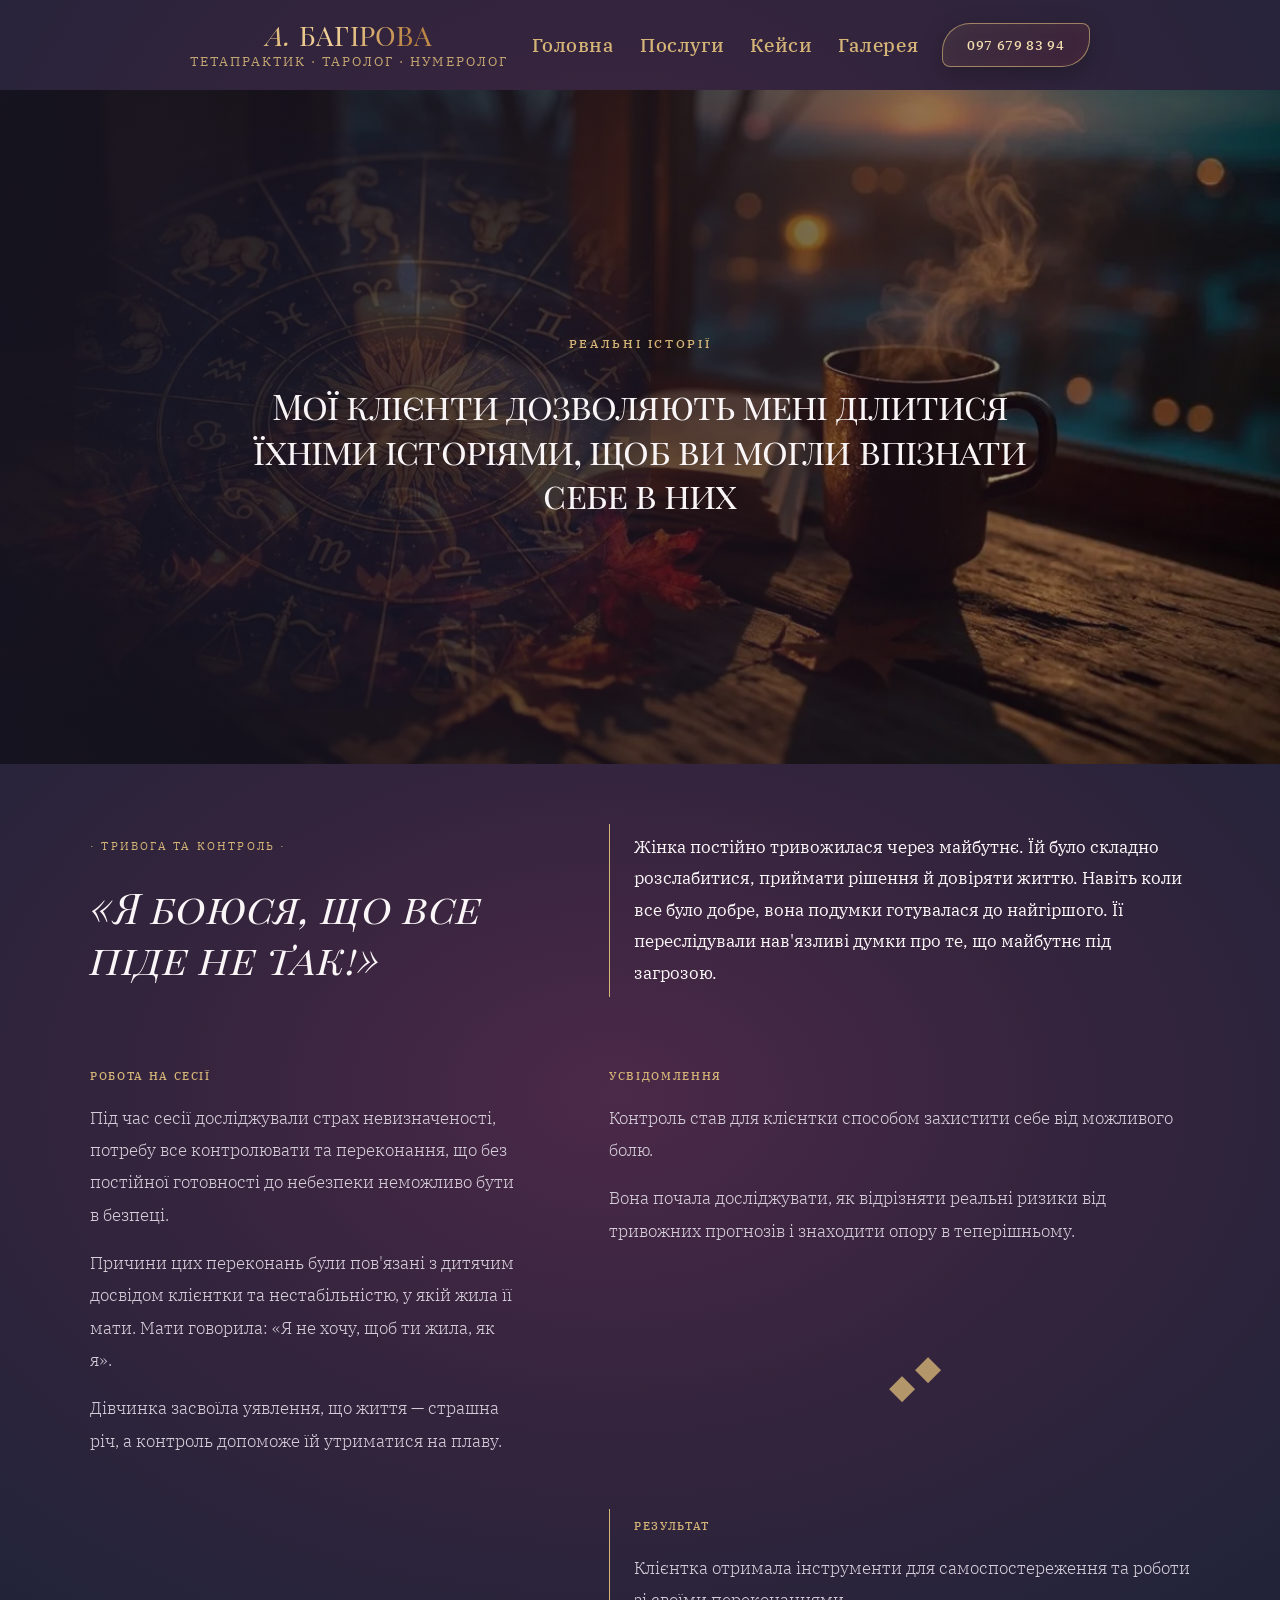
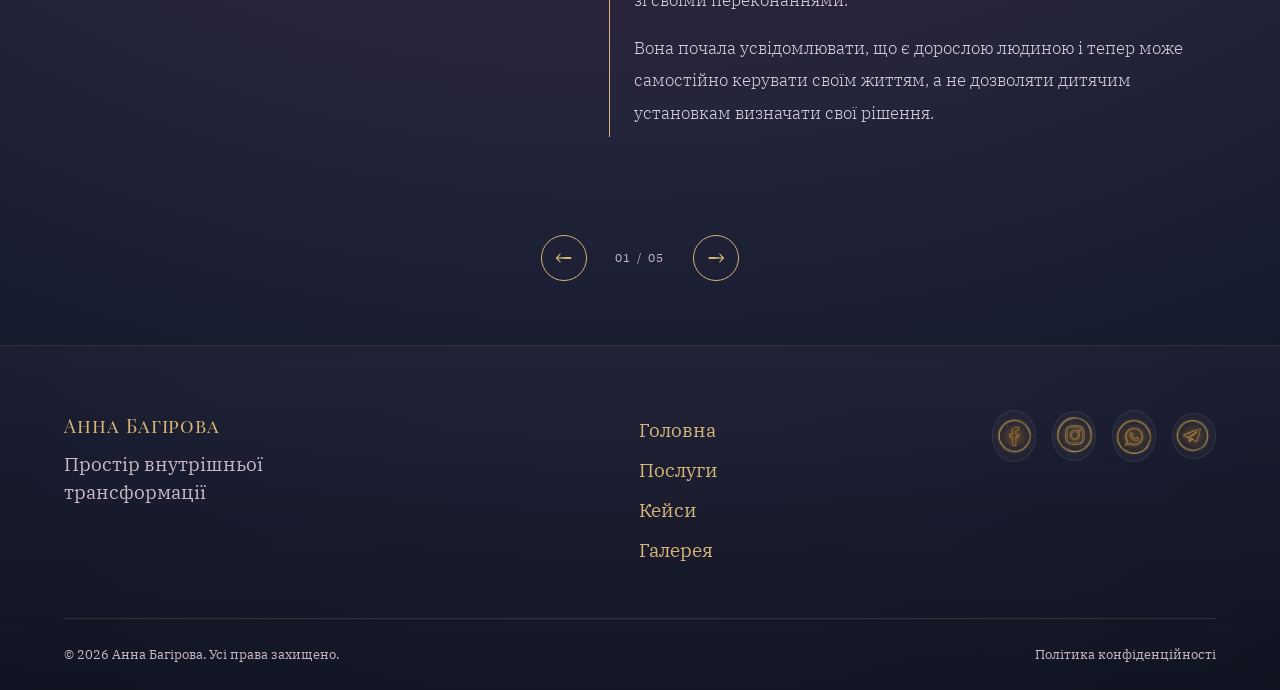
<file: cases.html>
<!DOCTYPE html>
<html lang="uk">

<head>
    <meta charset="UTF-8">
    <meta name="viewport" content="width=device-width, initial-scale=1.0">

    <!-- SEO Meta Tags
         ЗАГЛУШКА ДОМЕНУ: коли буде домен, заміни https://example.com на свій
         (Ctrl+H → «https://example.com» → «https://твій-домен») у всіх HTML-файлах. -->
    <title>Кейси — реальні історії клієнтів | Анна Багірова</title>
    <meta name="description"
        content="Реальні історії клієнтів Анни Багірової: тривога, самоцінність, гроші, відповідальність — з чим приходили і що змінилося після роботи.">
    <link rel="canonical" href="httphttps://nikolaieva7.github.io/teta/s://example.com/cases.html">

    <!-- Open Graph / Facebook / Telegram / Viber -->
    <meta property="og:type" content="website">
    <meta property="og:locale" content="uk_UA">
    <meta property="og:url" content="htthttps://nikolaieva7.github.io/teta/ps://example.com/cases.html">
    <meta property="og:title" content="Кейси — реальні історії клієнтів | Анна Багірова">
    <meta property="og:description"
        content="Реальні історії клієнтів: з чим приходили на тета-сесії і що змінилося після роботи.">
    <meta property="og:image" content="htthttps://nikolaieva7.github.io/teta/ps://example.com/img/anna.teta_greatePhoto.webp">

    <!-- Twitter Card -->
    <meta name="twitter:card" content="summary_large_image">
    <meta name="twitter:title" content="Кейси — реальні історії клієнтів | Анна Багірова">
    <meta name="twitter:description"
        content="Реальні історії клієнтів: з чим приходили на тета-сесії і що змінилося після роботи.">
    <meta naSladme="twitter:image" content="https://nikolaieva7.github.io/teta/img/anna.teta_greatePhoto.webp">

    <!-- Schema.org structured data (JSON-LD).
         Коли з'явиться Telegram — додай його адресу в "sameAs". -->
    <script type="application/ld+json">
    {
      "@context": "https://schema.org",
      "@type": "ProfessionalService",
      "name": "Анна Багірова — Тетапрактик, Таролог, Нумеролог",
      "image": "https://nikolaieva7.github.io/teta/https://nikolaieva7.github.io/teta//img/anna.teta_greatePhoto.webp",
      "@id": "https://nikolaieva7.github.io/teta/#professional-service",
      "url": "https://nikolaieva7.github.io/teta/",
      "telephone": "+380976798394",
      "priceRange": "€€",
      "address": {
        "@type": "PostalAddress",
        "addressCountry": "UA"
      },
      "sameAs": [
        "https://www.instagram.com/anna.bagirova.teta/",
        "https://www.facebook.com/anna.osipenko.bagirova"
      ]
    }
    </script>

    <link rel="preconnect" href="https://fonts.googleapis.com">
    <link rel="preconnect" href="https://fonts.gstatic.com" crossorigin>

    <link
        href="https://fonts.googleapis.com/css2?family=IBM+Plex+Serif:ital,wght@0,300;0,400;0,500;1,400&amp;family=Playfair+Display+SC:ital,wght@0,400;1,400&amp;display=swap"
        rel="stylesheet">

    <meta name="theme-color" content="#191d30">

    <link rel="stylesheet" href="style.css">
    <link rel="stylesheet" href="cases.css">
</head>

<body>
    <header class="site-header" id="header">
        <div class="header-inner">
            <div class="brand-name">
                <a href="index.html"><i>А.</i> Багірова</a>
                <span class="brand-sub">Тетапрактик · таролог · нумеролог</span>
            </div>

            <nav class="site-nav" id="nav" aria-label="Головне меню">
                <ul>
                    <li><a href="index.html">Головна</a></li>
                    <li><a href="index.html#services">Послуги</a></li>
                    <li><a href="cases.html" aria-current="page">Кейси</a></li>
                    <li><a href="gallerySlide.html">Галерея</a></li>
                </ul>
            </nav>

            <div class="nav-actions">
                <a href="tel:+380976798394" class="header-contact">097 679 83 94</a>
                <button class="hamburger" id="hamburger" type="button" aria-label="Меню" aria-expanded="false"
                    aria-controls="nav">
                    <span></span><span></span><span></span>
                </button>
            </div>
        </div>
    </header>

    <main class="cases-page">
        <div class="cases-scroll-scene">
            <section class="cases-hero" aria-labelledby="cases-hero-title">
                <img src="img/ned_25_zaporizhzhia.webp" alt="" class="cases-hero__image">
                <div class="cases-hero__overlay"></div>

                <div class="cases-hero__content">
                    <span class="section-label">Реальні історії</span>
                    <h1 id="cases-hero-title">
                        Мої клієнти дозволяють мені ділитися їхніми історіями, щоб ви могли впізнати себе в них
                    </h1>
                </div>
            </section>

            <section class="cases-section" id="cases" aria-labelledby="caseTitle">
                <div class="cases-container">
                    <!-- Зміну кейсу озвучує скрінрідер -->
                    <div class="case-heading" aria-live="polite">
                        <span class="case-category" id="caseCategory">· Тривога та контроль ·</span>
                        <h2 id="caseTitle">«Я боюся, що все піде не так!»</h2>
                    </div>

                    <!-- Без JS видно перший кейс; з JS тексти підставляє cases.js -->
                    <article class="case-request" id="caseRequest" aria-label="Запит">
                        <p>Жінка постійно тривожилася через майбутнє. Їй було складно розслабитися, приймати рішення
                            й довіряти життю. Навіть коли все було добре, вона подумки готувалася до найгіршого.
                            Її переслідували нав'язливі думки про те, що майбутнє під загрозою.</p>
                    </article>

                    <div class="case-details">
                        <section class="case-block">
                            <h3 class="case-block__label">Робота на сесії</h3>
                            <div id="caseAnalysis">
                                <p>Під час сесії досліджували страх невизначеності, потребу все контролювати та
                                    переконання, що без постійної готовності до небезпеки неможливо бути в безпеці.</p>
                                <p>Причини цих переконань були пов'язані з дитячим досвідом клієнтки та
                                    нестабільністю, у якій жила її мати. Мати говорила: «Я не хочу, щоб ти жила,
                                    як я».</p>
                                <p>Дівчинка засвоїла уявлення, що життя — страшна річ, а контроль допоможе їй
                                    утриматися на плаву.</p>
                            </div>
                        </section>

                        <section class="case-block">
                            <h3 class="case-block__label">Усвідомлення</h3>
                            <div id="caseAwareness">
                                <p>Контроль став для клієнтки способом захистити себе від можливого болю.</p>
                                <p>Вона почала досліджувати, як відрізняти реальні ризики від тривожних прогнозів
                                    і знаходити опору в теперішньому.</p>
                            </div>
                        </section>

                        <section class="case-block case-block--result">
                            <h3 class="case-block__label">Результат</h3>
                            <div id="caseResult">
                                <p>Клієнтка отримала інструменти для самоспостереження та роботи зі своїми
                                    переконаннями.</p>
                                <p>Вона почала усвідомлювати, що є дорослою людиною і тепер може самостійно
                                    керувати своїм життям, а не дозволяти дитячим установкам визначати свої
                                    рішення.</p>
                            </div>
                        </section>
                    </div>

                    <nav class="case-navigation" aria-label="Навігація між історіями">
                        <button class="case-arrow" id="casePrev" type="button" aria-label="Попередній кейс">←</button>
                        <span class="case-counter" id="caseCounter">01 / 01</span>
                        <button class="case-arrow" id="caseNext" type="button" aria-label="Наступний кейс">→</button>
                    </nav>
                </div>
            </section>
        </div>
    </main>

    <footer class="footer">
        <div class="footer-container">
            <div class="footer-brand">
                <a href="index.html">Анна Багірова</a>
                <p>Простір внутрішньої трансформації</p>
            </div>

            <nav class="footer-nav" aria-label="Навігація у футері">
                <ul>
                    <li><a href="index.html">Головна</a></li>
                    <li><a href="index.html#services">Послуги</a></li>
                    <li><a href="cases.html" aria-current="page">Кейси</a></li>
                    <li><a href="gallerySlide.html">Галерея</a></li>
                </ul>
            </nav>

            <ul class="footer-social" aria-label="Соцмережі та месенджери">
                <li>
                    <a href="https://www.facebook.com/anna.osipenko.bagirova" target="_blank" rel="noopener"
                        aria-label="Facebook (відкриється в новій вкладці)">
                        <img src="icon/magnific_fb.webp" alt="" width="30" height="30" loading="lazy" decoding="async">
                    </a>
                </li>
                <li>
                    <a href="https://www.instagram.com/anna.bagirova.teta/" target="_blank" rel="noopener"
                        aria-label="Instagram (відкриється в новій вкладці)">
                        <img src="icon/magnific_lnst.webp" alt="" width="30" height="30" loading="lazy"
                            decoding="async">
                    </a>
                </li>
                <li>
                    <a href="viber://chat?number=%2B380976798394" aria-label="Viber">
                        <img src="icon/magnific_vb.webp" alt="" width="30" height="30" loading="lazy" decoding="async">
                    </a>
                </li>
                <li>
                    <!-- ЗАГЛУШКА Telegram: заміни https://t.me/ на https://t.me/твій_нікнейм -->
                    <a href="https://t.me/" target="_blank" rel="noopener"
                        aria-label="Telegram (відкриється в новій вкладці)">
                        <img src="icon/magnific_tl.webp" alt="" width="30" height="30" loading="lazy" decoding="async">
                    </a>
                </li>
            </ul>
        </div>

        <div class="footer-bottom">
            <p>© 2026 Анна Багірова. Усі права захищено.</p>
            <a href="privacy.html">Політика конфіденційності</a>
        </div>
    </footer>

    <script src="script.js" defer></script>
    <script src="cases.js" defer></script>
</body>

</html>
</file>
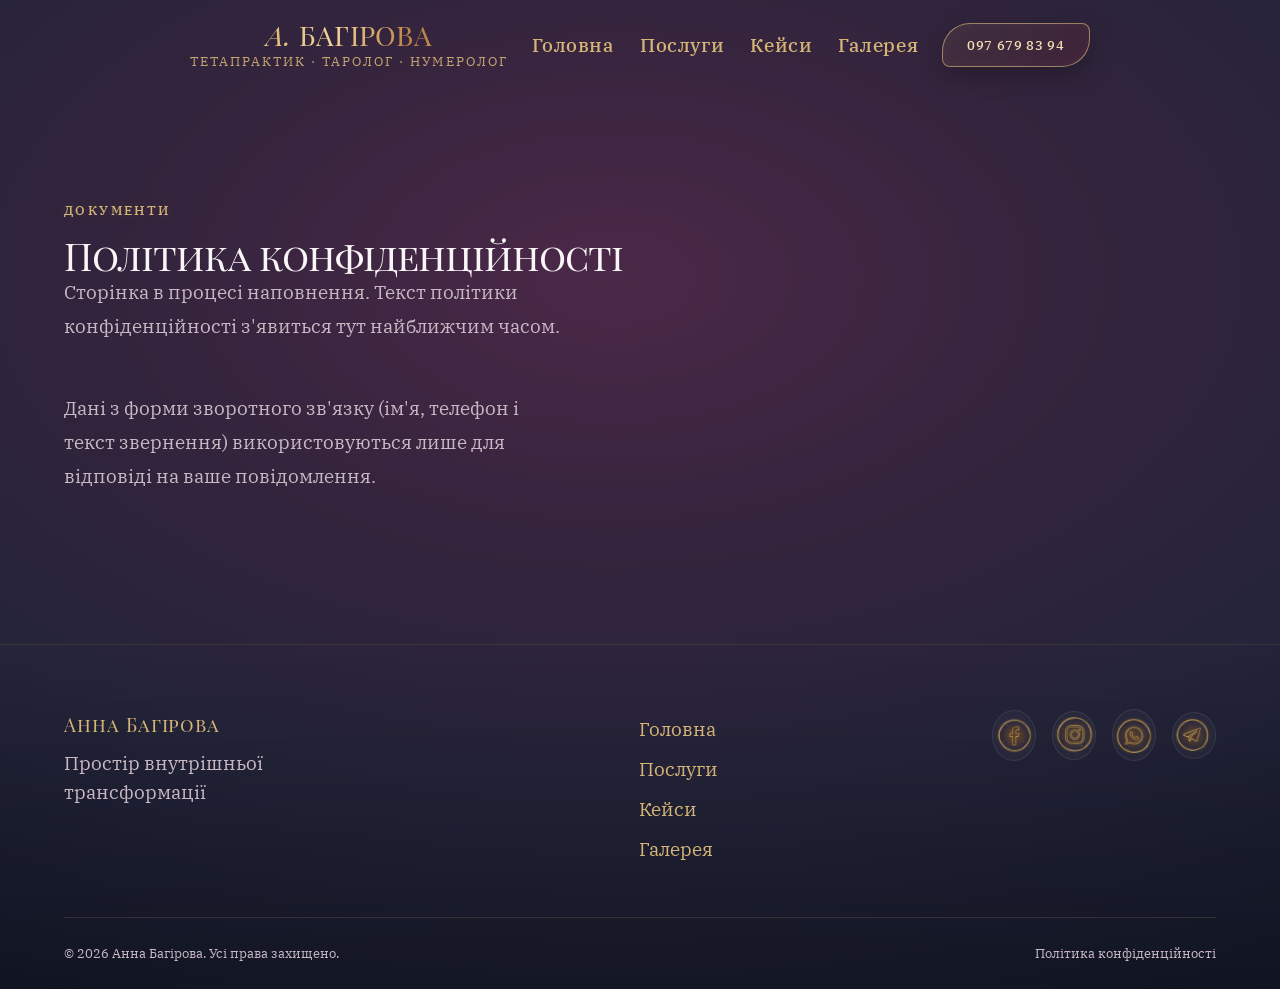
<file: privacy.html>
<!DOCTYPE html>
<html lang="uk">

<head>
    <meta charset="UTF-8">
    <meta name="viewport" content="width=device-width, initial-scale=1.0">

    <!-- ЗАГЛУШКА: сторінка-заготовка. Заміни текст у <main> на справжню політику конфіденційності.
         ЗАГЛУШКА ДОМЕНУ: заміни https://example.com на свій домен. -->
    <title>Політика конфіденційності — Анна Багірова</title>
    <meta name="description" content="Політика конфіденційності сайту Анни Багірової.">
    <link rel="canonical" href="https://nikolaieva7.github.io/teta/privacy.html">

    <link rel="preconnect" href="https://fonts.googleapis.com">
    <link rel="preconnect" href="https://fonts.gstatic.com" crossorigin>
    <link
        href="https://fonts.googleapis.com/css2?family=IBM+Plex+Serif:ital,wght@0,300;0,400;0,500;1,400&amp;family=Playfair+Display+SC:ital,wght@0,400;1,400&amp;display=swap"
        rel="stylesheet">

    <meta name="theme-color" content="#191d30">
    <link rel="stylesheet" href="style.css">
</head>

<body>
    <header class="site-header" id="header">
        <div class="header-inner">
            <div class="brand-name">
                <a href="index.html"><i>А.</i> Багірова</a>
                <span class="brand-sub">Тетапрактик · таролог · нумеролог</span>
            </div>

            <nav class="site-nav" id="nav" aria-label="Головне меню">
                <ul>
                    <li><a href="index.html">Головна</a></li>
                    <li><a href="index.html#services">Послуги</a></li>
                    <li><a href="cases.html">Кейси</a></li>
                    <li><a href="gallerySlide.html">Галерея</a></li>
                </ul>
            </nav>

            <div class="nav-actions">
                <a href="tel:+380976798394" class="header-contact">097 679 83 94</a>
                <button class="hamburger" id="hamburger" type="button" aria-label="Меню" aria-expanded="false"
                    aria-controls="nav">
                    <span></span><span></span><span></span>
                </button>
            </div>
        </div>
    </header>

    <main class="contact-section">
        <div class="contact-intro">
            <span class="section-label">Документи</span>
            <h1>Політика конфіденційності</h1>
            <p>Сторінка в процесі наповнення. Текст політики конфіденційності з'явиться тут найближчим часом.</p>
            <p>Дані з форми зворотного зв'язку (ім'я, телефон і текст звернення) використовуються лише для
                відповіді на ваше повідомлення.</p>
        </div>
    </main>

    <footer class="footer">
        <div class="footer-container">
            <div class="footer-brand">
                <a href="index.html">Анна Багірова</a>
                <p>Простір внутрішньої трансформації</p>
            </div>

            <nav class="footer-nav" aria-label="Навігація у футері">
                <ul>
                    <li><a href="index.html">Головна</a></li>
                    <li><a href="index.html#services">Послуги</a></li>
                    <li><a href="cases.html">Кейси</a></li>
                    <li><a href="gallerySlide.html">Галерея</a></li>
                </ul>
            </nav>

            <ul class="footer-social" aria-label="Соцмережі та месенджери">
                <li>
                    <a href="https://www.facebook.com/anna.osipenko.bagirova" target="_blank" rel="noopener"
                        aria-label="Facebook (відкриється в новій вкладці)">
                        <img src="icon/magnific_fb.webp" alt="" width="30" height="30" loading="lazy" decoding="async">
                    </a>
                </li>
                <li>
                    <a href="https://www.instagram.com/anna.bagirova.teta/" target="_blank" rel="noopener"
                        aria-label="Instagram (відкриється в новій вкладці)">
                        <img src="icon/magnific_lnst.webp" alt="" width="30" height="30" loading="lazy"
                            decoding="async">
                    </a>
                </li>
                <li>
                    <a href="viber://chat?number=%2B380976798394" aria-label="Viber">
                        <img src="icon/magnific_vb.webp" alt="" width="30" height="30" loading="lazy" decoding="async">
                    </a>
                </li>
                <li>
                    <!-- ЗАГЛУШКА Telegram: заміни https://t.me/ на https://t.me/твій_нікнейм -->
                    <a href="https://t.me/" target="_blank" rel="noopener"
                        aria-label="Telegram (відкриється в новій вкладці)">
                        <img src="icon/magnific_tl.webp" alt="" width="30" height="30" loading="lazy" decoding="async">
                    </a>
                </li>
            </ul>
        </div>

        <div class="footer-bottom">
            <p>© 2026 Анна Багірова. Усі права захищено.</p>
            <a href="privacy.html" aria-current="page">Політика конфіденційності</a>
        </div>
    </footer>

    <script src="script.js" defer></script>
</body>

</html>
</file>
<file: style.css>
/* ==================================================
   TOKENS
   Єдина система змінних. Нові відступи/кольори — лише через неї.
================================================== */
:root {
  /* Шрифти та насиченість (завантажувати лише 300/400/500 + italic 400) */
  --font-primary: "IBM Plex Serif", serif;
  --font-heading: "Playfair Display SC", serif;
  --fw-light: 300;
  --fw-regular: 400;
  --fw-medium: 500;

  /* Адаптивна типографіка */
  --fs-heading: clamp(32px, 22px + 2.5vw, 56px);
  --fs-body: clamp(16px, 15px + 0.3vw, 19px);
  --fs-small: clamp(12px, 11.5px + 0.15vw, 14px);
  --ls-eyebrow: 0.18em;

  /* Кольори (RGB-трійки дозволяють рівні прозорості без дублювання) */
  --gold-rgb: 212 180 119;
  --event-gold-rgb: 197 165 109;
  --ink-rgb: 25 29 48;
  --gold-light: rgb(var(--gold-rgb));
  --gold-pale: #f5dfb0;
  --glow-gold: #e4c784;
  --event-gold: rgb(var(--event-gold-rgb));
  --ink: rgb(var(--ink-rgb));
  --event-bg: #161422;
  --text-main: #f4edf2;
  --text-muted: #c8b8c4;
  --white-warm: #faf5f7;

  /* Лінії (3 рівні замість 12 різних alpha) */
  --line-faint: rgb(var(--gold-rgb) / 0.16);
  --line-soft: rgb(var(--gold-rgb) / 0.3);
  --line-strong: rgb(var(--gold-rgb) / 0.65);
  --line-field: rgb(var(--gold-rgb) / 0.6); /* контраст ≥ 3:1 для полів форми */

  /* Фон, поверхні, кнопки, тіні */
  --site-bg: radial-gradient(
    ellipse 125% 95% at 48% 28%,
    #4b2948 0%,
    #35243d 28%,
    #24243a 55%,
    #191d30 78%,
    #101827 100%
  );
  --surface: rgb(90 41 79 / 0.28);
  --btn-bg: linear-gradient(
    135deg,
    rgb(var(--gold-rgb) / 0.08),
    rgb(114 31 53 / 0.24)
  );
  --btn-shadow:
    0 8px 25px rgb(0 0 0 / 0.25), inset 0 0 18px rgb(var(--gold-rgb) / 0.05);
  --glow-hover: 0 0 20px rgb(var(--gold-rgb) / 0.5);
  --glow-soft: 0 5px 20px rgb(var(--gold-rgb) / 0.3);
  --shadow-medium: 0 28px 70px rgb(0 0 0 / 0.3);
  --shadow-arch:
    0 0 0 5px rgb(var(--event-gold-rgb) / 0.07), 0 15px 55px rgb(0 0 0 / 0.22);

  /* Радіуси */
  --radius-btn: 28px 8px;
  --radius-panel: 4px 24px 4px 24px;
  --arch-radius: 50% 50% 0 0 / 31% 31% 0 0;

  /* Анімації */
  --transition-fast: 0.2s ease;
  --transition-normal: 0.3s ease;
  --btn-transition:
    background var(--transition-normal), color var(--transition-normal),
    border-color var(--transition-normal), box-shadow var(--transition-normal),
    transform var(--transition-normal);

  /* Шкала відступів (8pt) */
  --space-2xs: 4px;
  --space-xs: 8px;
  --space-sm: 16px;
  --space-md: 24px;
  --space-lg: 32px;
  --space-xl: 48px;

  /* Семантичні відступи */
  --space-container: clamp(20px, 5vw, 80px); /* бічні поля сторінки */
  --space-section: clamp(
    70px,
    8vw,
    120px
  ); /* вертикальний padding усіх секцій */
  --space-section-compact: clamp(
    44px,
    5vw,
    64px
  ); /* футер, відступи між блоками секції */
  --space-card: clamp(24px, 3.5vw, 40px); /* внутрішній padding карток/форм */
  --space-card-gap: clamp(20px, 2.5vw, 32px); /* gap між картками, абзацами */
  --space-stack: clamp(
    16px,
    2vw,
    24px
  ); /* дрібний вертикальний ритм у тексті */
  --space-gap: clamp(24px, 4vw, 48px); /* gap між великими блоками */
  --space-gutter: clamp(
    40px,
    7vw,
    100px
  ); /* gap між двома головними колонками */

  /* Розміри */
  --header-height: 90px;
  --tap-size: 44px;
  --frame-inset: clamp(4px, 0.6vw, 7px);
  --container-max-width: 1500px; /* шапка */
  --content-width: 1250px; /* основні секції */
  --content-width-wide: 1440px; /* "Про мене" */
  --content-width-narrow: 1050px; /* послуги, відгуки */

  --error-i: #f90202; /* текст помилок */
  --error-line: #f90606; /* рамка поля з помилкою */
  --success: #b9c99c;
}

/* ==================================================
   RESET & BASE
================================================== */
*,
*::before,
*::after {
  box-sizing: border-box;
  margin: 0;
  padding: 0;
}

html {
  min-block-size: 100%;
  scroll-behavior: smooth;
  -webkit-tap-highlight-color: transparent;
}

body {
  font-family: var(--font-primary);
  font-size: var(--fs-body);
  line-height: 1.7;
  color: var(--text-main);
  background: var(--site-bg);
  /* Страховка, а не рішення: причини overflow усунені в компонентах */
  overflow-x: clip;
}

img,
video {
  display: block;
  max-width: 100%;
  height: auto;
  object-fit: cover;
}

a {
  color: inherit;
  text-decoration: none;
}

button,
input,
textarea {
  font: inherit;
}

button {
  cursor: pointer;
}

a,
button,
input,
textarea {
  touch-action: manipulation;
}

ul {
  list-style: none;
}

:where(a, button, input, textarea):focus-visible {
  outline: 2px solid var(--gold-light);
  outline-offset: 4px;
}

/* Без цього display:flex перебиває атрибут hidden */
[hidden] {
  display: none !important;
}

/* Текст, який бачить лише скрінрідер */
.visually-hidden {
  position: absolute;
  inline-size: 1px;
  block-size: 1px;
  overflow: hidden;
  clip-path: inset(50%);
  white-space: nowrap;
}

/* ==================================================
   TYPOGRAPHY & SHARED ELEMENTS
================================================== */
h1,
h2,
h3 {
  font-family: var(--font-heading);
  font-weight: var(--fw-regular);
  color: var(--white-warm);
}

h1 {
  line-height: 1.13;
  letter-spacing: -0.025em;
}

h2 {
  line-height: 1.08;
  letter-spacing: 0.015em;
}

h3 {
  line-height: 1.2;
  letter-spacing: 0.01em;
}

.text-accent {
  font-style: italic;
}

/* Єдина "eyebrow"-типографіка: спільні властивості, відмінності — нижче */
.section-label,
.hero-text,
.services-header .label,
.card-label,
.brand-sub {
  font-family: var(--font-primary);
  font-size: var(--fs-small);
  text-transform: uppercase;
  color: var(--gold-light);
}

.section-label {
  display: inline-block;
  margin-block-end: var(--space-sm);
  font-weight: var(--fw-medium);
  line-height: 1;
  letter-spacing: var(--ls-eyebrow);
  text-shadow: 0 0 14px rgb(var(--gold-rgb) / 0.18);
}

/* ---------- Кнопки: спільний вигляд ---------- */
.hero-button,
.btn,
.promo-button,
.header-contact,
.hamburger,
.contact-submit {
  color: var(--gold-pale);
  background: var(--btn-bg);
  border: 1px solid var(--line-strong);
  border-radius: var(--radius-btn);
  box-shadow: var(--btn-shadow);
  transition: var(--btn-transition);
}

/* Спільний hover (шапка має власний, м'якший). Лише для миші: на тач-екранах не «залипає» */
@media (hover: hover) {
  :is(.hero-button, .btn, .promo-button):hover {
    color: var(--gold-light);
    background: transparent;
    border-color: var(--gold-light);
    box-shadow: var(--glow-hover);
    transform: translateY(-2px);
  }
}

.hero-button,
.btn {
  display: inline-flex;
  align-items: center;
  justify-content: center;
  min-block-size: 52px;
  padding: 0.85rem 1.8rem;
  font-family: var(--font-heading);
  font-size: var(--fs-small);
  font-weight: var(--fw-regular);
  letter-spacing: 0.1em;
  text-transform: uppercase;
}

/* ---------- Арочна рамка (hero + відео) ---------- */
.hero-image-overlay,
.event-video__frame {
  position: relative;
  isolation: isolate;
  background: rgb(var(--event-gold-rgb) / 0.12);
  border: 1px solid var(--event-gold);
  border-radius: var(--arch-radius);
  box-shadow: var(--shadow-arch);
}

/* Орнаментальний роздільник (послуги + "Про мене") */
.about-divider {
  color: var(--gold-light);
  line-height: 1;
}

/* ==================================================
   HEADER
================================================== */
.site-header {
  position: relative;
  z-index: 100; /* дропдаун поверх hero */
  line-height: 1.4;
}

.header-inner {
  display: flex;
  flex-wrap: wrap; /* на ≤360px: бренд / дії у два рядки */
  align-items: center;
  justify-content: center;
  gap: clamp(var(--space-sm), 2.5vw, var(--space-md));
  max-inline-size: var(--container-max-width);
  min-block-size: var(--header-height);
  margin-inline: auto;
  padding: var(--space-sm) var(--space-container);
}

/* ---------- Бренд ---------- */
.brand-name {
  display: flex;
  flex-direction: column;
  gap: 2px;
  min-inline-size: 0;
  text-align: center;

  & > a {
    background: linear-gradient(
      110deg,
      #c99a55 0%,
      #f1d39a 45%,
      #b9813f 70%,
      #e4bd7b 100%
    );
    -webkit-background-clip: text;
    background-clip: text;
    color: transparent;
    font-family: var(--font-heading);
    font-size: clamp(1.5rem, 1.1rem + 0.8vw, 2.125rem);
    line-height: 1.08;
    letter-spacing: 0.01em;
    text-transform: uppercase;
  }
}

.brand-sub {
  letter-spacing: clamp(0.1em, 0.02em + 0.3vw, 0.15em);
  opacity: 0.9;
  text-wrap: balance;
}

/* ---------- Навігація ---------- */
.site-nav {
  & ul {
    display: flex;
    align-items: center;
    gap: clamp(var(--space-sm), 2vw, var(--space-lg));
  }

  & a {
    position: relative;
    display: inline-block;
    padding-block: 6px;
    color: var(--gold-light);
    font-size: var(--fs-body);
    font-weight: var(--fw-medium);
    letter-spacing: 0.03em;
    transition: color var(--transition-fast);

    /* --underline успадковується псевдоелементом → стани без 4-го рівня */
    &::after {
      content: "";
      position: absolute;
      inset: auto 0 0;
      block-size: 2px;
      background: var(--gold-light);
      box-shadow: 0 0 8px var(--gold-light);
      transform: scaleX(var(--underline, 0));
      transform-origin: left;
      transition: transform var(--transition-fast);
    }

    &:focus-visible {
      --underline: 1;
      color: var(--white-warm);
    }

    @media (hover: hover) {
      &:hover {
        --underline: 1;
        color: var(--white-warm);
      }
    }
  }
}

/* ---------- Дії ---------- */
.nav-actions {
  display: flex;
  flex-shrink: 0;
  align-items: center;
  gap: clamp(var(--space-xs), 2vw, var(--space-sm));
}

.header-contact {
  display: inline-flex;
  align-items: center;
  min-block-size: var(--tap-size);
  padding-inline: clamp(var(--space-sm), 2vw, var(--space-md));
  font-size: var(--fs-small);
  font-weight: var(--fw-medium);
  letter-spacing: 0.05em;
  text-transform: uppercase;
  white-space: nowrap;

  @media (hover: hover) {
    &:hover {
      border-color: var(--gold-light);
      box-shadow: var(--glow-soft);
      transform: translateY(-2px);
    }
  }
}

.hamburger {
  --bar-h: 2px;
  --bar-gap: 5px;
  --bar-shift: calc(var(--bar-h) + var(--bar-gap));

  display: none;
  flex-direction: column;
  align-items: center;
  justify-content: center;
  gap: var(--bar-gap);
  inline-size: var(--tap-size);
  aspect-ratio: 1;

  & span {
    inline-size: 20px;
    block-size: var(--bar-h);
    background: var(--gold-light);
    border-radius: 2px;
    box-shadow: 0 0 5px var(--gold-light);
    transition:
      transform var(--transition-fast),
      opacity var(--transition-fast);
  }

  @media (hover: hover) {
    &:hover {
      border-color: var(--gold-light);
      box-shadow: var(--glow-hover);
    }
  }

  &[aria-expanded="true"] {
    background: rgb(var(--gold-rgb) / 0.15);
    border-color: var(--gold-light);
    box-shadow: var(--glow-hover);

    & span:nth-child(1) {
      transform: translateY(var(--bar-shift)) rotate(45deg);
    }
    & span:nth-child(2) {
      opacity: 0;
      transform: translateX(-10px);
    }
    & span:nth-child(3) {
      transform: translateY(calc(var(--bar-shift) * -1)) rotate(-45deg);
    }
  }
}

/* ---------- Мобільне меню ---------- */
@media (width <= 64rem) {
  .hamburger {
    display: flex;
  }

  .site-nav {
    position: absolute;
    inset-block-start: 100%;
    inset-inline-end: var(--space-container);
    inline-size: min(100% - 2 * var(--space-container), 300px);
    padding: var(--space-md);
    background: rgb(var(--ink-rgb) / 0.94);
    border: 1px solid var(--line-soft);
    border-radius: var(--radius-panel);
    box-shadow:
      0 15px 35px rgb(0 0 0 / 0.55),
      0 5px 15px rgb(var(--gold-rgb) / 0.15);
    opacity: 0;
    visibility: hidden;
    pointer-events: none;
    translate: 0 -12px;
    transition:
      opacity var(--transition-normal),
      visibility var(--transition-normal),
      translate var(--transition-normal);

    & ul {
      flex-direction: column;
      align-items: stretch;
      gap: var(--space-xs);
    }

    & a {
      display: flex;
      align-items: center;
      min-block-size: var(--tap-size);
    }
  }

  /* Стан — з aria-expanded кнопки, без класу .active на nav */
  .site-header:has(.hamburger[aria-expanded="true"]) .site-nav {
    -webkit-backdrop-filter: blur(20px);
    backdrop-filter: blur(20px);
    opacity: 1;
    visibility: visible;
    pointer-events: auto;
    translate: 0;
  }
}
/* ==================================================
   HERO
================================================== */
@keyframes heroTextReveal {
  from {
    opacity: 0;
    translate: 0 18px;
  }
}
@keyframes heroImageReveal {
  from {
    scale: 0.97;
  }
}
@keyframes frameStarGlow {
  50% {
    opacity: 1;
    scale: 1.2;
  }
}

.hero {
  display: grid;
  grid-template-columns: minmax(0, 1.05fr) minmax(0, 0.95fr);
  align-items: center;
  gap: var(--space-section-compact) var(--space-gutter);
  min-block-size: min(48.75rem, 100svh - var(--header-height));
  padding: var(--space-section-compact) var(--space-container)
    var(--space-section);

  & h1 {
    margin-block-end: var(--space-gap);
    animation: heroTextReveal 0.6s ease-out both; /* LCP: без затримки */

    & > span {
      display: block;
    }
  }
}

.hero-content {
  justify-self: center;
  max-inline-size: 43.125rem;
  padding-block: var(--space-md);

  &::before {
    content: "✧" / "";
    display: block;
    margin-block-end: var(--space-card-gap);
    color: var(--gold-light);
    font-size: var(--fs-body);
    opacity: 0.8;
  }
}

.hero-text {
  margin-block-end: var(--space-card-gap);
  font-weight: var(--fw-medium);
  line-height: 1.6;
  letter-spacing: clamp(0.14em, 0.28vw, var(--ls-eyebrow));
}

.hero-title-accent {
  margin-block-start: 0.12em;
  color: var(--gold-light);
  font-style: italic;
}

/* ---------- Фото в арці ---------- */
.hero-image-overlay {
  justify-self: end;
  inline-size: min(100%, 35.625rem);
  aspect-ratio: 3 / 4;
  animation: heroImageReveal 1.2s ease-out both;

  /* Внутрішня рамка. inset: 0 зливається з border → беремо --frame-inset */
  &::before {
    content: "";
    position: absolute;
    inset: var(--frame-inset);
    border: 1px solid rgb(var(--gold-rgb) / 0.85);
    border-radius: inherit;
    pointer-events: none;
  }
}

.hero-image {
  inline-size: 100%;
  block-size: 100%;
  object-fit: cover;
  object-position: center 30%;
  border-radius: inherit;
}

.hero-frame-star {
  position: absolute;
  inset-block-start: 34%;
  color: var(--glow-gold);
  font-size: var(--fs-body);
  text-shadow:
    0 0 5px rgb(var(--gold-rgb) / 0.9),
    0 0 14px rgb(var(--gold-rgb) / 0.7);
  opacity: 0.55;
  scale: 0.9;
  animation: frameStarGlow 3s ease-in-out infinite;

  &.hero-frame-star--left {
    inset-inline-start: 1px;
  }
  &.hero-frame-star--right {
    inset-inline-end: 1px;
    animation-delay: 1.5s;
  }
}

/* ---------- Напрями практики ---------- */
.hero-services {
  grid-column: 1 / -1;
  padding-block-start: clamp(var(--space-sm), 2vw, var(--space-md));
  border-block-start: 1px solid var(--line-faint);
}

.hero-services__list {
  display: grid;
  grid-template-columns: repeat(3, minmax(0, 1fr));
  max-inline-size: var(--content-width);
  margin-inline: auto;

  & > li {
    position: relative;
    container-type: inline-size;

    &:not(:last-child)::after {
      content: "";
      position: absolute;
      inset-block: 10%;
      inset-inline-end: 0;
      inline-size: 1px;
      background: linear-gradient(
        transparent,
        rgb(var(--gold-rgb) / 0.48),
        transparent
      );
    }
  }
}

.hero-services__item {
  display: flex;
  align-items: center;
  justify-content: center;
  gap: var(--space-md);
  padding: var(--space-xs) var(--space-md);

  &:focus-visible {
    --icon-scale: 1.08;
    --icon-glow: 0 0 12px rgb(var(--gold-rgb) / 0.4);
  }

  @media (hover: hover) {
    &:hover {
      --icon-scale: 1.08;
      --icon-glow: 0 0 12px rgb(var(--gold-rgb) / 0.4);
    }
  }
}

.hero-services__icon {
  flex-shrink: 0;
  inline-size: clamp(4.5rem, 3.5rem + 2.5vw, 6.5rem);
  scale: var(--icon-scale, 1);
  filter: drop-shadow(var(--icon-glow, 0 0 8px rgb(var(--gold-rgb) / 0.16)));
  transition:
    scale var(--transition-normal),
    filter var(--transition-normal);
}

.hero-services__title {
  display: block;
  margin-block-end: var(--space-xs);
  color: var(--gold-light);
  font-family: var(--font-heading);
  font-size: var(--fs-body);
  line-height: 1.25;
}

.hero-services__text {
  display: block;
  color: var(--text-muted);
  font-size: var(--fs-small);
  line-height: 1.5;
}

/* Картка вузька → іконка над текстом (замість перемикань у двох @media) */
@container (width < 17rem) {
  .hero-services__item {
    flex-direction: column;
    gap: var(--space-xs);
    text-align: center;
  }
}

/* ---------- Адаптив ---------- */
@media (width <= 56.25rem) {
  .hero {
    grid-template-columns: minmax(0, 1fr);
    row-gap: var(--space-gap);
    min-block-size: auto;
  }

  .hero-content {
    justify-self: center;
    padding-block: 0;
    text-align: center;
  }

  .hero-image-overlay {
    justify-self: center;
    inline-size: min(100%, clamp(23.75rem, 50vw + 5rem, 32.5rem));
  }
}

@media (width <= 37.5rem) {
  .hero-button {
    inline-size: min(100%, 21.25rem);
    padding-inline: var(--space-sm);
    letter-spacing: 0.07em;
  }

  .hero-image {
    object-position: center 25%;
  }

  .hero-services__list {
    grid-template-columns: 1fr;

    & > li:not(:last-child)::after {
      inset: auto 0 0;
      inline-size: auto;
      block-size: 1px;
      background: linear-gradient(
        90deg,
        transparent,
        rgb(var(--gold-rgb) / 0.35),
        transparent
      );
    }
  }

  .hero-services__item {
    justify-content: flex-start;
    gap: var(--space-sm);
    padding: var(--space-sm) var(--space-xs);
  }
}

/* ==================================================
   PROMO
================================================== */
/* ---------- Наїзд: promo прилипає, блок з відео наїжджає зверху ----------
   --promo-top ставить JS: 0, якщо promo вміщається в екран; якщо вищий за екран —
   від'ємне значення, щоб promo прилипав нижнім краєм і його було видно повністю */
.promo-scene {
  position: relative;
  timeline-scope: --promo-cover; /* щоб promo «бачив» прогрес наїзду сусіднього блоку */
}

.promo-section {
  inset-block-start: var(--promo-top, 0px);
  z-index: 0;
  padding: var(--space-section) var(--space-container);
  background: url("img/about-background.webp") center / cover no-repeat;
}

/* Лише коли promo показано (немає акцій → promo hidden → звичайний блок без тіні) */
.promo-section:not([hidden]) + .event-video {
  position: relative;
  z-index: 1;
  box-shadow: 0 -30px 60px rgb(0 0 0 / 0.45); /* тінь на краю, що наїжджає */
  view-timeline: --promo-cover block;
}

/* Поки відео наїжджає, вміст promo трохи меншає й темнішає — ефект глибини.
   Лише там, де браузер підтримує анімацію від прокрутки, і без «Зменшити рух» */
@supports (animation-timeline: view()) {
  @media (prefers-reduced-motion: no-preference) {
    @keyframes promo-recede {
      to {
        opacity: 0.35;
        scale: 0.94;
      }
    }

    .promo-scene .promo-list,
    .promo-scene .promo-controls {
      animation: promo-recede linear both;
      animation-timeline: --promo-cover;
      animation-range: entry 0% entry 100%;
    }
  }
}
/* Усі слайди в одній клітинці → висота = найвищий, без стрибків */
.promo-list {
  display: grid;
  max-inline-size: var(--content-width);
  margin-inline: auto;

  & > .promo {
    grid-area: 1 / 1;
    transition:
      opacity 1.2s ease,
      visibility 1.2s;

    &:not(.is-active) {
      opacity: 0;
      visibility: hidden;
    }
  }
}
.promo {
  display: flex;
  flex-wrap: wrap; /* ≈920px → одна колонка, без @media */
  align-items: center;
  justify-content: center;
  gap: var(--space-gap) var(--space-gutter);
}

/* ---------- Текст ---------- */
.promo-content {
  display: flex;
  flex: 1.35 1 30rem;
  flex-direction: column;
  align-items: center;
  gap: var(--space-card-gap);
  max-inline-size: 47rem;
  text-align: center;
}
/* ---------- Керування каруселлю ---------- */
.promo-controls {
  display: flex;
  align-items: center;
  justify-content: center;
  gap: var(--space-xs);
  margin-block-start: var(--space-lg);
}

.promo-dots {
  display: flex;
}

.promo-pause,
.promo-dot {
  display: grid;
  place-items: center;
  inline-size: var(--tap-size);
  aspect-ratio: 1;
  color: var(--gold-light);
  background: none;
  border: 0;
}

.promo-pause {
  font-size: var(--fs-small);
  border: 1px solid var(--line-soft);
  border-radius: 50%;
  transition: border-color var(--transition-fast);

  @media (hover: hover) {
    &:hover {
      border-color: var(--gold-light);
    }
  }
}

/* Видима крапка 8px, а зона натискання — повні 44px */
.promo-dot::before {
  content: "";
  inline-size: 8px;
  aspect-ratio: 1;
  border: 1px solid currentColor;
  border-radius: 50%;
  transition:
    background var(--transition-normal),
    scale var(--transition-normal);
}

.promo-dot[aria-current="true"]::before {
  background: currentColor;
  scale: 1.35;
}
.promo-label {
  display: flex;
  align-items: center;
  gap: var(--space-sm);
  color: var(--gold-light);
  font-size: var(--fs-body);
  font-weight: var(--fw-light);
  letter-spacing: clamp(0.15em, 0.1em + 0.2vw, 0.2em);
  text-transform: uppercase;

  &::before {
    content: "";
    inline-size: clamp(1.5rem, 4vw, 2.375rem);
    block-size: 1px;
    background: currentColor;
  }
}

.promo-description {
  max-inline-size: 33rem;
  color: var(--text-muted);
  line-height: 1.85;
}

/* ---------- Картка ціни ---------- */
.promo-offer {
  display: flex;
  flex: 0.65 1 18rem;
  flex-direction: column;
  max-inline-size: 30rem;
  padding: var(--space-card);
  background: rgb(255 255 255 / 0.025);
  border: 1px solid var(--line-soft);
  border-radius: var(--radius-panel);
  -webkit-backdrop-filter: blur(12px);
  backdrop-filter: blur(12px);
}

.promo-offer__top {
  display: flex;
  align-items: center;
  justify-content: space-between;
  gap: var(--space-sm);
}

.promo-offer__caption {
  color: var(--text-muted);
  font-size: var(--fs-small);
  font-weight: var(--fw-light);
  letter-spacing: 0.16em;
  text-transform: uppercase;
}

.promo-discount {
  margin-inline-start: auto; /* праворуч, навіть якщо caption порожній */
  color: var(--gold-pale);
}

.promo-prices {
  display: flex;
  flex-wrap: wrap; /* десктоп: ціна під старою; мобільний: в один рядок */
  align-items: baseline;
  gap: var(--space-xs) var(--space-sm);
  margin-block: var(--space-lg) var(--space-sm);
}

.promo-old-price {
  color: var(--text-muted);
  text-decoration-color: var(--line-strong);
}

.promo-new-price {
  color: var(--gold-light);
  font-family: var(--font-heading);
  font-size: var(--fs-heading);
  line-height: 1;
  letter-spacing: -0.03em;
}

.promo-offer__note {
  margin-block-end: var(--space-md);
  color: var(--text-muted);
  font-size: var(--fs-small);
  line-height: 1.5;
}

.promo-button {
  display: flex;
  align-items: center;
  justify-content: space-between;
  gap: var(--space-sm);
  min-block-size: 3.625rem;
  margin-block-start: auto; /* у сітці карток кнопки на одній лінії */
  padding: var(--space-sm) var(--space-md);
  font-size: var(--fs-body);

  & svg {
    flex-shrink: 0;
    translate: var(--arrow-shift, 0);
    transition: translate var(--transition-normal);
  }

  &:focus-visible {
    --arrow-shift: 5px;
  }

  @media (hover: hover) {
    &:hover {
      --arrow-shift: 5px;
    }
  }
}
/* ==================================================
   EVENT VIDEO
================================================== */
.event-video {
  padding: var(--space-section) var(--space-container);
  background: var(--event-bg);
}

.event-video__inner {
  display: grid;
  grid-template-columns: repeat(auto-fit, minmax(min(100%, 17.5rem), 1fr));
  align-items: center;
  gap: var(--space-gutter);
  max-inline-size: var(--content-width);
  margin-inline: auto;
}

/* ---------- Текст ---------- */
.event-video__content {
  max-inline-size: 32.5rem;
  padding-block: var(--space-sm);
}

.event-video__label {
  margin-block-end: var(--space-md);
  color: var(--event-gold);
  letter-spacing: 0.02em;
}

.event-video__title {
  line-height: 1.16;
  letter-spacing: -0.035em;
}

.event-video__accent {
  display: block;
  color: var(--text-main);
}

.event-video__divider {
  display: flex;
  align-items: center;
  gap: var(--space-sm);
  inline-size: 6.25rem;
  margin-block: var(--space-lg);
  color: var(--event-gold);
  line-height: 1;

  &::before,
  &::after {
    content: "";
    flex: 1;
    block-size: 1px;
    background: rgb(var(--event-gold-rgb) / 0.65);
  }
}

.event-video__description {
  max-inline-size: 27.5rem;
  color: var(--text-muted);
  line-height: 1.95;
  letter-spacing: 0.025em;

  & + & {
    margin-block-start: var(--space-sm);
  }
}

.event-video__description--secondary {
  opacity: 0.8;
}

.event-video__frame {
  --video-max: 33.75rem; /* максимальна ширина відео — міняй тут */

  justify-self: center;
  inline-size: min(
    100%,
    var(--video-max),
    80svh * 0.68
  ); /* не вище 90% екрана */
  aspect-ratio: 17 / 25;

  /* Затемнення знизу (замість окремого div) */
  &::after {
    content: "";
    position: absolute;
    inset: var(--frame-inset);
    background: linear-gradient(
      transparent 30%,
      rgb(25 17 25 / 0.15) 60%,
      rgb(25 17 25 / 0.55)
    );
    border-radius: inherit;
    pointer-events: none;
  }
}

.event-video__video {
  inline-size: 100%;
  block-size: 100%;
  object-fit: cover;
  border-radius: inherit;
}

.event-video__toggle {
  position: absolute;
  z-index: 1; /* ::after малюється останнім — без z-index накрив би кнопку */
  inset-block-end: calc(var(--frame-inset) + var(--space-sm));
  inset-inline-end: calc(var(--frame-inset) + var(--space-sm));
  display: grid;
  place-items: center;
  inline-size: var(--tap-size);
  aspect-ratio: 1;
  color: var(--gold-pale);
  font-size: var(--fs-small);
  background: rgb(var(--ink-rgb) / 0.55);
  border: 1px solid var(--line-soft);
  border-radius: 50%;
  -webkit-backdrop-filter: blur(6px);
  backdrop-filter: blur(6px);
  transition: border-color var(--transition-fast);

  @media (hover: hover) {
    &:hover {
      border-color: var(--gold-light);
    }
  }
}

/* ==================================================
   ПОСЛУГИ — акордеон з цінами
================================================== */
.services {
  padding: var(--space-section) var(--space-container);
  font-weight: var(--fw-light);
}

/* ---------- Заголовок секції ---------- */
.services-header {
  display: grid;
  gap: var(--space-stack);
  max-inline-size: var(--content-width-narrow);
  margin: 0 auto var(--space-section-compact);
  text-align: center;

  /* Шрифт, розмір, колір, uppercase — зі спільного eyebrow-правила */
  & .label {
    display: inline-flex;
    align-items: center;
    gap: var(--space-sm);
    font-weight: var(--fw-medium);
    letter-spacing: var(--ls-eyebrow);

    &::before,
    &::after {
      content: "";
      inline-size: var(--space-lg);
      block-size: 1px;
      background: var(--line-strong);
    }
  }

  & h2 {
    background: linear-gradient(
      100deg,
      var(--gold-pale),
      var(--glow-gold) 50%,
      var(--event-gold)
    );
    -webkit-background-clip: text;
    background-clip: text;
    color: transparent;
    text-wrap: balance;
  }

  & p {
    color: var(--text-muted);
    text-wrap: pretty;
  }
}

.services-nav {
  position: sticky;
  inset-block-start: var(--space-xs);
  z-index: 5;
  display: flex;
  gap: var(--space-2xs);
  inline-size: fit-content;
  max-inline-size: 100%;
  margin: 0 auto var(--space-section-compact);
  padding: var(--space-2xs);
  overflow-x: auto;
  scrollbar-width: none;
  scroll-behavior: smooth; /* для автопрокрутки до активної категорії */
  background: rgb(var(--ink-rgb) / 0.72);
  border: 1px solid var(--line-soft);
  border-radius: var(--radius-btn);
  box-shadow: var(--btn-shadow);
  -webkit-backdrop-filter: blur(16px) saturate(1.3);
  backdrop-filter: blur(16px) saturate(1.3);

  & a {
    flex: none;
    display: inline-flex;
    align-items: center;
    min-block-size: var(--tap-size);
    /* на вузьких екранах менші відступи, розрядка і шрифт → усе вміщується */
    padding-inline: clamp(var(--space-xs), 3vw - 0.25rem, var(--space-md));
    color: var(--text-muted);
    font-size: clamp(0.6875rem, 0.55rem + 0.6vw, var(--fs-small));
    font-weight: var(--fw-medium);
    letter-spacing: clamp(0.03em, 0.25vw - 0.05em, 0.08em);
    text-transform: uppercase;
    white-space: nowrap;
    border-radius: var(--radius-btn);
    transition: var(--btn-transition);

    &:focus-visible {
      outline-offset: 2px;
    }

    @media (hover: hover) {
      &:hover {
        color: var(--text-main);
      }
    }

    &[aria-current="true"] {
      color: var(--gold-pale);
      background: var(--btn-bg);
      box-shadow: inset 0 0 0 1px var(--line-soft);
    }
  }
}

/* ---------- Сітка ---------- */
.services-list {
  display: grid;
  gap: var(--space-card-gap);
  max-inline-size: var(--content-width-narrow);
  margin-inline: auto;
}

.category-title {
  display: flex;
  align-items: center;
  font-size: calc(var(--fs-heading) * 0.7);
  justify-content: center;

  &:not(:first-child) {
    margin-block-start: var(--space-section-compact);
  }
}

/* ---------- Картка ---------- */
.card {
  container-type: inline-size;
  position: relative;
  display: flex;
  flex-direction: column;
  gap: var(--space-md);
  padding: var(--space-card);
  background: var(--surface);
  border: 1px solid var(--line-faint);
  border-radius: var(--radius-panel);
  box-shadow: var(--btn-shadow);
  transition: var(--btn-transition);

  &:has(.toggle-btn[aria-expanded="true"]) {
    border-color: var(--line-soft);
  }

  @media (hover: hover) {
    &:hover {
      border-color: var(--line-soft);
      box-shadow: var(--shadow-medium);
      transform: translateY(calc(-1 * var(--space-2xs)));
    }
  }

  /* Верхня частина: текст ліворуч, кнопка «+» праворуч */
  & > div:first-child {
    display: grid;
    grid-template-columns: minmax(0, 1fr) var(--tap-size);
    column-gap: var(--space-sm);

    & > :not(.toggle-btn, .card-details) {
      grid-column: 1;
    }

    & > p {
      color: var(--text-muted);
      font-size: calc(var(--fs-body) * 0.9);
      line-height: 1.65;
      text-wrap: pretty;
    }

    /* Без JS: список просто видно */
    & > ul {
      grid-column: 1 / -1;
      padding-block-start: var(--space-md);
    }
  }

  /* Назва й опис клікабельні лише коли працює JS */
  .js-ready & > div:first-child > :is(h4, p) {
    cursor: pointer;
  }

  & h4 {
    margin-block-end: var(--space-xs);
    color: var(--white-warm);
    font-family: var(--font-heading);
    font-size: calc(var(--fs-body) * 1.4);
    font-weight: var(--fw-regular);
    line-height: 1.2;
    text-wrap: balance;
  }

  & ul {
    display: flex;
    flex-wrap: wrap;
    gap: var(--space-xs);
  }

  & li {
    padding: var(--space-2xs) var(--space-sm);
    color: var(--text-main);
    font-size: var(--fs-small);
    line-height: 1.5;
    background: rgb(var(--gold-rgb) / 0.06);
    border: 1px solid var(--line-faint);
    border-radius: var(--radius-btn);

    &::first-letter {
      text-transform: uppercase;
    }
  }
}

/* Шрифт, розмір, колір, uppercase — зі спільного eyebrow-правила */
.card-label {
  justify-self: start;
  margin-block-end: var(--space-sm);
  padding: var(--space-2xs) var(--space-xs);
  font-weight: var(--fw-medium);
  letter-spacing: 0.08em;
  border: 1px solid var(--line-faint);
  border-radius: var(--radius-btn);
}

/* ---------- Кнопка «+ / ×» ---------- */
.toggle-btn {
  grid-column: 2;
  grid-row: 1 / span 3;
  align-self: start;
  position: relative;
  inline-size: var(--tap-size);
  aspect-ratio: 1;
  color: var(--gold-light);
  background: var(--btn-bg);
  border: 1px solid var(--line-soft);
  border-radius: 50%;
  transition: var(--btn-transition);

  /* Дві риски: горизонтальна + вертикальна = «+»; поворот на 135° = «×» */
  &::before,
  &::after {
    content: "";
    position: absolute;
    inset-block-start: 50%;
    inset-inline-start: 50%;
    inline-size: var(--space-sm);
    block-size: 1px;
    background: currentColor;
    translate: -50% -50%;
  }

  &::after {
    rotate: 90deg;
  }

  @media (hover: hover) {
    &:hover {
      border-color: var(--line-strong);
      box-shadow: var(--glow-soft);
    }
  }

  &[aria-expanded="true"] {
    color: var(--ink);
    background: var(--gold-light);
    border-color: var(--gold-light);
    transform: rotate(135deg);
  }
}

/* ---------- Список, що розкривається (обгортку додає JS) ---------- */
.card-details {
  grid-column: 1 / -1;
  display: grid;
  grid-template-rows: 0fr;
  visibility: hidden; /* згорнутий список не читає скрінрідер */
  opacity: 0;
  transition:
    grid-template-rows 0.5s cubic-bezier(0.22, 1, 0.36, 1),
    padding-block-start var(--transition-normal),
    opacity var(--transition-normal),
    visibility 0.5s;

  & > ul {
    min-block-size: 0;
    overflow: hidden;
  }
}

.toggle-btn[aria-expanded="true"] + .card-details {
  grid-template-rows: 1fr;
  padding-block-start: var(--space-md);
  visibility: visible;
  opacity: 1;
}

/* ---------- Ціна + кнопка ---------- */
.card-footer {
  display: flex;
  flex-wrap: wrap;
  align-items: center;
  justify-content: space-between;
  gap: var(--space-sm);
  padding-block-start: var(--space-md);
  border-block-start: 1px solid var(--line-faint);
}

.price {
  color: var(--gold-pale);
  font-family: var(--font-heading);
  font-size: calc(var(--fs-heading) * 0.62);
  font-weight: var(--fw-regular);
  font-variant-numeric: lining-nums;
  line-height: 1;
}

/* Базовий вигляд і hover — зі спільних правил кнопок; тут лише відмінності */
.card .btn {
  gap: var(--space-xs);
  min-block-size: var(--tap-size);
  padding-inline: var(--space-md);
  font-weight: var(--fw-medium);
  letter-spacing: 0.06em;

  &::after {
    content: "→";
    translate: var(--arrow-shift, 0) 0;
    transition: translate var(--transition-normal);
  }

  &:focus-visible {
    --arrow-shift: var(--space-2xs);
  }

  @media (hover: hover) {
    &:hover {
      --arrow-shift: var(--space-2xs);
    }
  }
}

/* Вузька картка → кнопка на всю ширину */
@container (inline-size < 20rem) {
  .card-footer .btn {
    flex: 1 1 100%;
  }
}

/* ---------- Пакети та програми ---------- */
.card.featured {
  background:
    radial-gradient(
      120% 80% at 100% 0%,
      rgb(var(--gold-rgb) / 0.16),
      transparent 60%
    ),
    var(--surface);
  border-color: var(--line-soft);
  box-shadow: var(--shadow-arch);

  /* Золота лінія зверху */
  &::before {
    content: "";
    position: absolute;
    inset-block-start: -1px;
    inset-inline: var(--space-card);
    block-size: 1px;
    background: linear-gradient(
      90deg,
      transparent,
      var(--glow-gold),
      transparent
    );
  }

  & .card-label {
    color: var(--gold-pale);
    background: rgb(var(--gold-rgb) / 0.12);
    border-color: var(--line-strong);
  }

  & .btn {
    border-color: transparent;
  }
}
/* ==================================================
   ABOUT
================================================== */
.about-section {
  padding: var(--space-section) var(--space-container);
}

.about-container {
  display: grid;
  grid-template-columns: minmax(0, 0.92fr) minmax(0, 1.08fr);
  grid-template-rows: auto 1fr; /* зайва висота фото → у нижній рядок */
  grid-template-areas:
    "content visual"
    "privacy visual";
  align-items: start;
  gap: var(--space-card-gap) var(--space-gutter);
  max-inline-size: var(--content-width-wide);
  margin-inline: auto;

  /* ≥1200px: приватність на всю ширину під текстом і фото */
  @media (width >= 75rem) {
    grid-template-rows: auto auto;
    grid-template-areas:
      "content visual"
      "privacy privacy";
  }
}

/* ---------- Текст ---------- */
.about-content {
  grid-area: content;
  max-inline-size: 32.5rem;

  & h2 {
    margin-block-end: var(--space-md);
    color: var(--glow-gold);
    line-height: 1.25;
    letter-spacing: -0.02em;
  }

  & .about-divider {
    margin-block-end: var(--space-stack);
  }
}

/* Велике декоративне слово — у потоці, без absolute і резервних відступів */
.about-eyebrow {
  margin-block-end: clamp(var(--space-md), 6vw - 1rem, 6.25rem);
  font-family: var(--font-heading);
  font-size: var(--fs-heading);
  line-height: 0.9;
  letter-spacing: -0.04em;
}

.about-intro {
  margin-block-end: var(--space-card-gap);
  color: var(--text-muted);
  font-weight: var(--fw-light);
}

/* Питання → відповідь */
.about-qa {
  & dt {
    color: var(--gold-light);
    font-weight: var(--fw-medium);
    line-height: 1.4;
  }

  & dd {
    line-height: 1.65;
  }

  & dd + dt {
    margin-block-start: var(--space-stack);
  }
}

/* ---------- Приватність ---------- */
.about-privacy {
  grid-area: privacy;

  & h3 {
    margin-block-end: var(--space-xs);
    font-family: var(--font-primary);
    font-weight: var(--fw-medium);
    letter-spacing: 0.03em;
    text-transform: uppercase;
  }

  & p {
    color: var(--text-muted);
    font-weight: var(--fw-light);
  }
}

/* ---------- Фото в арці ---------- */
.about-visual {
  grid-area: visual;
  aspect-ratio: 17 / 25;
  padding: var(--frame-inset);
  border: 1px solid var(--gold-light);
  border-radius: 50% 50% 0 0 / 24% 24% 0 0;

  & img {
    inline-size: 100%;
    block-size: 100%;
    object-fit: cover;
    object-position: center top;
    border-radius: inherit;
  }
}

/* ---------- Одна колонка ---------- */
@media (width <= 64rem) {
  .about-container {
    grid-template-columns: minmax(0, 1fr);
    grid-template-rows: none;
    grid-template-areas:
      "content"
      "visual"
      "privacy";
    row-gap: var(--space-gap);
  }

  .about-content,
  .about-privacy {
    justify-self: center;
    max-inline-size: 40rem;
  }

  .about-visual {
    justify-self: center;
    inline-size: min(100%, 31.25rem);
  }
}
/* ==================================================
   REVIEWS
================================================== */
.reviews-section {
  padding: var(--space-section) var(--space-container);
}

.reviews-header {
  max-inline-size: var(--content-width);
  margin: 0 auto var(--space-section-compact);
  text-align: center;
}

.reviews-slider {
  display: grid;
  grid-template-columns: auto minmax(0, 1fr) auto;
  grid-template-areas: "prev track next";
  align-items: center;
  gap: var(--space-card-gap);
  max-inline-size: var(--content-width-narrow);
  margin-inline: auto;
}

/* ---------- Стрілки ---------- */
.reviews-prev {
  grid-area: prev;
}
.reviews-next {
  grid-area: next;
}

.reviews-arrow {
  display: grid;
  place-items: center;
  inline-size: var(--tap-size);
  aspect-ratio: 1;
  color: var(--gold-light);
  background: rgb(var(--gold-rgb) / 0.04);
  border: 1px solid var(--line-soft);
  border-radius: 50%;
  transition:
    color var(--transition-normal),
    background var(--transition-normal),
    border-color var(--transition-normal),
    scale var(--transition-normal);

  @media (hover: hover) {
    &:hover {
      color: var(--ink);
      background: var(--gold-light);
      border-color: var(--gold-light);
      scale: 1.06;
    }
  }
}

.reviews-track {
  grid-area: track;
  display: flex;
  gap: var(--space-card-gap);
  overflow-x: auto;
  overscroll-behavior-x: contain;
  scroll-snap-type: x mandatory;
  scroll-behavior: smooth;
  scrollbar-width: none;

  &::-webkit-scrollbar {
    display: none;
  }

  &:focus-visible {
    outline: 2px solid var(--gold-light);
    outline-offset: 4px;
  }
}

/* ---------- Картка ---------- */
.review-card {
  flex: 0 0 100%;
  display: flex;
  flex-direction: column;
  padding: var(--space-gap);
  scroll-snap-align: start;
  scroll-snap-stop: always; /* швидкий свайп не перестрибує відгуки */
}

.review-text {
  max-inline-size: 47rem;
  margin-block-end: var(--space-lg);
  line-height: 1.85;
}

.review-author {
  display: flex;
  flex-wrap: wrap;
  align-items: center;
  gap: var(--space-xs) var(--space-sm);
  margin-block-start: auto; /* підпис завжди внизу картки */
  padding-block-start: var(--space-md);
  border-block-start: 1px solid var(--line-soft);

  & cite {
    color: var(--gold-light);
    font-family: var(--font-heading);
    font-style: normal;
  }

  & span {
    color: var(--text-muted);
    font-size: var(--fs-small);
    letter-spacing: 0.05em;

    &::before {
      content: "—" / "";
      margin-inline-end: var(--space-xs);
      color: var(--gold-light);
    }
  }
}

/* ---------- Телефон: стрілки під карткою ---------- */
@media (width <= 37.5rem) {
  .reviews-slider {
    grid-template-columns: 1fr 1fr;
    grid-template-areas:
      "track track"
      "prev  next";
  }

  .reviews-prev {
    justify-self: end;
  }
  .reviews-next {
    justify-self: start;
  }

  /* Менше «повітря» навколо тексту */
  .review-card {
    padding: var(--space-sm) var(--space-2xs);
  }

  .review-text {
    margin-block-end: var(--space-md);
  }

  /* Довгі відгуки згорнуті до 6 рядків → усі картки приблизно однакової висоти,
     короткий відгук не лишає під собою порожнечі, а стрічка не «стрибає» при гортанні.
     Згортаємо лише коли працює JS (є кнопка «Читати повністю») */
  .js-reviews .review-card:not(.is-expanded) .review-text p {
    display: -webkit-box;
    -webkit-box-orient: vertical;
    -webkit-line-clamp: 6;
    line-clamp: 6;
    overflow: hidden;
  }
}

/* Кнопка «Читати повністю» (додає JS, видно лише коли текст справді обрізано) */
.review-more {
  align-self: start;
  margin-block: calc(-1 * var(--space-sm)) var(--space-md);
  padding: var(--space-2xs) 0;
  color: var(--gold-light);
  font-size: var(--fs-small);
  letter-spacing: 0.05em;
  background: none;
  border: 0;
  text-decoration: underline;
  text-underline-offset: 0.25em;
  text-decoration-color: var(--line-strong);
}

/* ==================================================
   CONTACT & FORMS
   (потрібні токени в :root: --error-i, --error-line, --success)
================================================== */
.contact-section {
  padding: var(--space-section) var(--space-container);
}

.contact-container {
  display: flex;
  flex-wrap: wrap; /* ≈890px → одна колонка, без @media */
  align-items: flex-start;
  gap: var(--space-gap) var(--space-gutter);
  max-inline-size: var(--content-width);
  margin-inline: auto;
}

/* ---------- Текст ліворуч ---------- */
.contact-intro {
  flex: 0.8 1 20rem;
  max-inline-size: 40rem;

  & h2 {
    margin-block-end: var(--space-md);
    font-style: italic;
    line-height: 1.12;
  }

  & > p {
    max-inline-size: 31.25rem;
    margin-block-end: var(--space-gap);
    color: var(--text-muted);
    line-height: 1.8;
  }
}

.contact-note {
  max-inline-size: 24.375rem;

  & p {
    color: var(--text-muted);
    line-height: 1.75;
  }
}

/* ---------- Форма ---------- */
.contact-form {
  flex: 1.2 1 26rem;
  padding: var(--space-card);
  background: var(--surface);
  border-radius: var(--radius-panel);
  box-shadow: var(--shadow-medium);
}

.form-group {
  margin-block-end: var(--space-md);

  & label {
    display: block;
    margin-block-end: var(--space-xs);
    color: var(--gold-light);
    font-size: var(--fs-small);
    font-weight: var(--fw-medium);
    letter-spacing: 0.04em;
    line-height: 1.5;
    transition: color var(--transition-normal);
  }

  /* Підпис поля з помилкою — теж червоний */
  &:has([aria-invalid="true"]) label {
    color: var(--error-i);
  }
}

/* ---------- Поля ---------- */
/* Без видимої рамки — легка заливка. Прозорий border резервує місце: при помилці поле не «стрибає» */
.form-group :is(input, textarea) {
  inline-size: 100%;
  color: var(--text-main);
  background: rgb(var(--gold-rgb) / 0.06);
  border: 1px solid transparent;
  border-radius: 0.625rem;
  appearance: none;
  transition:
    border-color var(--transition-normal),
    background var(--transition-normal);

  &::placeholder {
    color: color-mix(in srgb, var(--text-muted) 80%, transparent);
    opacity: 1;
  }

  &:focus {
    background: rgb(var(--gold-rgb) / 0.1);
  }

  &[aria-invalid="true"] {
    background: color-mix(in srgb, var(--error-line) 8%, transparent);
    border-color: var(--error-line);
  }
}

.form-group input {
  min-block-size: var(--tap-size);
  padding: var(--space-xs) var(--space-sm);
}

/* Єдине поле з постійною рамкою — текст клієнта */
.form-group textarea {
  field-sizing: content; /* росте з текстом (Chrome/Edge); інші — висота з rows */
  min-block-size: 9.5rem;
  max-block-size: 24rem;
  padding: var(--space-sm);
  line-height: 1.7;
  border-color: var(--line-field);
  resize: vertical;

  &:focus:not([aria-invalid="true"]) {
    border-color: var(--gold-light);
  }
}

/* ---------- Помилки ---------- */
.field-error {
  color: var(--error-i);
  font-size: var(--fs-small);
  line-height: 1.4;

  &:not(:empty) {
    margin-block-start: var(--space-2xs);
  }

  /* Іконка — щоб помилку було видно не лише за кольором (WCAG 1.4.1) */
  &:not(:empty)::before {
    content: "⚠ " / "";
  }
}

/* ---------- Honeypot: поза екраном, не display:none ---------- */
.hp-field {
  position: absolute;
  inset-inline-start: -10000px;
  inline-size: 1px;
  block-size: 1px;
  overflow: hidden;
}

/* ---------- Кнопка ---------- */
.contact-submit {
  display: flex;
  align-items: center;
  justify-content: space-between;
  gap: var(--space-sm);
  inline-size: 100%;
  min-block-size: 3.375rem;
  padding: var(--space-sm) var(--space-md);

  & .submit-arrow {
    flex-shrink: 0;
    translate: var(--arrow-shift, 0);
    transition: translate var(--transition-normal);
  }

  &:focus-visible {
    --arrow-shift: 5px;
  }

  @media (hover: hover) {
    &:hover:not([aria-disabled="true"]) {
      --arrow-shift: 5px;
      box-shadow: var(--glow-soft);
      transform: translateY(-2px);
    }
  }
}

.contact-submit__text {
  flex: 1;
  text-align: start;
}

/* Спінер видно лише під час надсилання */
.contact-submit__spinner {
  display: none;
  inline-size: 1.1em;
  aspect-ratio: 1;
  border: 2px solid currentColor;
  border-inline-end-color: transparent;
  border-radius: 50%;
  animation: cf-spin 0.8s linear infinite;
}

.contact-submit[aria-disabled="true"] {
  cursor: progress;
  opacity: 0.75;

  & .contact-submit__spinner {
    display: block;
  }

  & .submit-arrow {
    display: none;
  }
}

/* При «Зменшити рух» BASE зупиняє анімацію — тоді стан передає текст кнопки «Відправка...» */
@keyframes cf-spin {
  to {
    rotate: 1turn;
  }
}

/* ---------- Під кнопкою ---------- */
.form-status {
  font-size: var(--fs-small);
  line-height: 1.5;

  &:not(:empty) {
    margin-block-start: var(--space-sm);
  }

  &[data-status="error"] {
    color: var(--error-i);
  }

  &[data-status="success"] {
    color: var(--success);
  }
}

/* ==================================================
   FOOTER
================================================== */
.footer {
  padding: var(--space-section-compact) var(--space-container) var(--space-md);
  background: linear-gradient(transparent, rgb(0 0 0 / 0.25));
  border-block-start: 1px solid var(--line-faint);
}

.footer-container {
  display: flex;
  align-items: flex-start;
  justify-content: space-between;
  gap: var(--space-gap);
  max-inline-size: var(--content-width);
  margin: 0 auto var(--space-xl);
}

/* ---------- Бренд ---------- */
.footer-brand {
  max-inline-size: 18.75rem;

  & a {
    display: inline-block;
    margin-block-end: var(--space-xs);
    color: var(--gold-light);
    font-family: var(--font-heading);
    letter-spacing: 0.05em;
  }

  & p {
    color: var(--text-muted);
    line-height: 1.5;
  }
}

/* ---------- Меню ---------- */
.footer-nav {
  & ul {
    display: flex;
    flex-direction: column;
    align-items: flex-start;
  }

  & a {
    position: relative;
    display: inline-block;
    padding-block: var(--space-2xs);
    color: var(--gold-light);
    translate: var(--nav-shift, 0);
    transition: translate var(--transition-normal);

    /* Підкреслення: стан задає змінна → без 4-го рівня вкладеності */
    &::after {
      content: "";
      position: absolute;
      inset: auto 0 0;
      block-size: 1px;
      background: currentColor;
      scale: var(--underline, 0) 1;
      transform-origin: left;
      transition: scale var(--transition-normal);
    }

    &:focus-visible {
      --underline: 1;
    }

    @media (hover: hover) {
      &:hover {
        --underline: 1;
        --nav-shift: 4px;
      }
    }
  }
}

/* ---------- Соцмережі ---------- */
.footer-social {
  display: flex;
  align-items: center;
  gap: var(--space-sm);

  & a {
    display: grid;
    place-items: center;
    inline-size: var(--tap-size);
    aspect-ratio: 1;
    background: rgb(255 255 255 / 0.03);
    border: 1px solid rgb(255 255 255 / 0.08);
    border-radius: 50%;
    transition:
      translate var(--transition-normal),
      scale var(--transition-normal),
      border-color var(--transition-normal),
      background var(--transition-normal),
      box-shadow var(--transition-normal);

    @media (hover: hover) {
      &:hover {
        --icon-scale: 1.12;
        --icon-glow: drop-shadow(0 0 5px rgb(var(--gold-rgb) / 0.55));
        translate: 0 -4px;
        scale: 1.05;
        background: rgb(var(--gold-rgb) / 0.08);
        border-color: var(--gold-light);
        box-shadow:
          0 0 15px rgb(var(--gold-rgb) / 0.25),
          0 6px 20px rgb(0 0 0 / 0.15);
      }
    }
  }

  & img {
    inline-size: 100%; /* завжди всередині кола */
    block-size: auto;
    object-fit: contain;
    scale: var(--icon-scale, 1);
    filter: var(--icon-glow, none);
    transition:
      scale var(--transition-normal),
      filter var(--transition-normal);
  }
}

/* ---------- Нижній рядок ---------- */
.footer-bottom {
  display: flex;
  flex-wrap: wrap;
  align-items: center;
  justify-content: space-between;
  gap: var(--space-sm) var(--space-md);
  max-inline-size: var(--content-width);
  margin-inline: auto;
  padding-block-start: var(--space-md);
  color: var(--text-muted);
  font-size: var(--fs-small);
  border-block-start: 1px solid var(--line-faint);

  & a {
    transition: color var(--transition-normal);

    @media (hover: hover) {
      &:hover {
        color: var(--gold-light);
      }
    }
  }
}

/* ---------- Одна колонка ---------- */
@media (width <= 56.25rem) {
  .footer-container {
    flex-direction: column;
    align-items: center;
    text-align: center;
  }

  .footer-nav {
    & ul {
      flex-direction: row;
      flex-wrap: wrap;
      justify-content: center;
      column-gap: var(--space-md);
    }

    & a {
      translate: none; /* у рядку зсув убік виглядає дивно */
    }
  }

  .footer-bottom {
    justify-content: center;
    text-align: center;
  }
}

/* ==================================================
   REVEAL: ховаємо лише коли JS готовий (.reveal-ready на <html>),
   тож без JS увесь вміст видно
================================================== */
/* Через animation, а не transition — щоб не перебивати власні transition елементів (hover карток тощо).
   fill-mode backwards: після появи анімація нічого не «тримає», hover-зсуви працюють як раніше. */
@keyframes reveal-up {
  from {
    opacity: 0;
    translate: 0 28px;
  }
}

@keyframes reveal-zoom {
  from {
    opacity: 0;
    scale: 0.96;
  }
}

.reveal-ready [data-reveal]:not(.is-visible) {
  opacity: 0;
}

.reveal-ready [data-reveal].is-visible {
  animation: reveal-up 0.8s cubic-bezier(0.22, 1, 0.36, 1) var(--reveal-delay, 0s) backwards;
}

/* Фото та відео — м'яке наближення замість підйому */
.reveal-ready [data-reveal="zoom"].is-visible {
  animation-name: reveal-zoom;
  animation-duration: 1.1s;
}
/* Людям, у яких у системі ввімкнено «Зменшити рух»:
   анімації та переходи майже миттєві, плавна прокрутка вимкнена */
@media (prefers-reduced-motion: reduce) {
  *,
  *::before,
  *::after {
    scroll-behavior: auto !important;
    animation-duration: 0.01ms !important;
    animation-delay: 0s !important;
    animation-iteration-count: 1 !important;
    transition-duration: 0.01ms !important;
  }
}
</file>
<file: cases.css>
/* ==================================================
   CASES PAGE
   Кольори, шрифти й відступи — токени зі style.css
================================================== */
.cases-page {
  color: var(--text-main);
}

.cases-scroll-scene {
  position: relative;
}

/* ==================================================
   HERO
================================================== */
.cases-hero {
  position: sticky;
  inset-block-start: var(--header-height);
  z-index: 0;
  display: flex;
  align-items: center;
  block-size: 75svh;
  min-block-size: 480px;
  overflow: hidden;
}

.cases-hero__image {
  position: absolute;
  inset: 0;
  z-index: -2;
  inline-size: 100%;
  block-size: 100%;
  object-fit: cover;
  object-position: center;
}

.cases-hero__overlay {
  position: absolute;
  inset: 0;
  z-index: -1;
  background: linear-gradient(
    90deg,
    rgb(23 21 34 / 0.9) 0%,
    rgb(23 21 34 / 0.65) 55%,
    rgb(23 21 34 / 0.2) 100%
  );
}

.cases-hero__content {
  margin-inline: auto;
  padding: 60px var(--space-container) clamp(20px, 5vw, 80px);

  & .section-label {
    display: block;
    margin-block-end: 30px;
    font-size: 12px;
    letter-spacing: 0.22em;
    line-height: 1.6;
    text-align: center;
  }

  & h1 {
    max-inline-size: 850px;
    font-size: clamp(28px, 2.8vw, 48px);
    line-height: 1.25;
    text-align: center;
  }
}

/* ==================================================
   CASE CONTENT
================================================== */
.cases-section {
  position: relative;
  z-index: 2;
  margin-block-start: -1px;
  padding: 60px var(--space-container) clamp(20px, 5vw, 80px);
  background: var(--site-bg);
}

.cases-container {
  display: grid;
  grid-template-columns: minmax(0, 0.85fr) minmax(0, 1.15fr);
  column-gap: clamp(36px, 7vw, 100px);
  inline-size: 100%;
  max-inline-size: 1100px;
  margin-inline: auto;
}

/* ---------- Заголовок кейсу ---------- */
.case-heading {
  grid-column: 1;
  grid-row: 1;
  align-self: center;
  margin-block-end: 70px;

  & h2 {
    font-size: clamp(32px, 3.2vw, 46px);
    font-style: italic;
    line-height: 1.25;
  }
}

.case-category {
  display: block;
  margin-block-end: 26px;
  color: var(--gold-light);
  font-size: 11px;
  letter-spacing: 0.2em;
  line-height: 1.8;
  text-transform: uppercase;
}

/* ---------- Запит клієнта ---------- */
.case-request {
  grid-column: 2;
  grid-row: 1;
  align-self: center;
  margin-block-end: 70px;
  padding: 8px 0 8px 24px;
  border-inline-start: 1px solid var(--gold-light);

  & p {
    color: var(--white-warm);
    font-size: 17px;
    line-height: 1.85;
  }
}

/* Абзаци, які cases.js створює з порожніх рядків у тексті */
:is(.case-request, .case-block) p + p {
  margin-block-start: var(--space-sm);
}

/* ---------- Деталі ---------- */
.case-details {
  position: relative;
  grid-column: 1 / -1;
  display: grid;
  grid-template-columns: minmax(0, 0.85fr) minmax(0, 1.15fr);
  gap: 52px clamp(36px, 7vw, 100px);

  /* Декоративні ромби */
  &::before,
  &::after {
    content: "\25C6" / "";
    position: absolute;
    z-index: 10;
    color: var(--gold-light);
    font-family: var(--font-primary);
    font-size: 34px;
    line-height: 1;
    opacity: 0.8;
    pointer-events: none;
    animation: arrow-float 4s ease-in-out infinite;
  }

  &::before {
    inset-inline-start: 75%;
    inset-block-start: 42%;
  }

  &::after {
    inset-inline-end: 25%;
    inset-block-end: 50%;
    animation-delay: 1.5s;
  }
}

.case-block {
  min-inline-size: 0;

  & p {
    color: #d4ccd8;
    font-size: 17px;
    font-weight: var(--fw-light);
    line-height: 1.9;
  }
}

.case-block__label {
  margin-block-end: 16px;
  color: var(--gold-light);
  font-family: var(--font-primary);
  font-size: 11px;
  font-weight: var(--fw-medium);
  letter-spacing: 0.15em;
  line-height: 1.7;
  text-transform: uppercase;
}

/* Результат — праворуч */
.case-block--result {
  grid-column: 2;
  padding: 8px 0 8px 24px;
  border-inline-start: 1px solid var(--gold-light);
}

@keyframes arrow-float {
  0%,
  100% {
    opacity: 0.35;
    translate: 0 0;
  }

  50% {
    opacity: 1;
    translate: 4px 5px;
  }
}

/* ==================================================
   НАВІГАЦІЯ МІЖ КЕЙСАМИ
================================================== */
.case-navigation {
  grid-column: 1 / -1;
  display: flex;
  align-items: center;
  justify-content: center;
  gap: 28px;
  inline-size: 100%;
  margin-block-start: 70px;
  padding-block-start: 28px;
}

.case-arrow {
  display: grid;
  place-items: center;
  inline-size: 46px;
  aspect-ratio: 1;
  color: var(--gold-light);
  font-size: 22px;
  background: transparent;
  border: 1px solid var(--gold-light);
  border-radius: 50%;
  transition:
    background-color 0.25s ease,
    color 0.25s ease;

  @media (hover: hover) {
    &:hover:not(:disabled) {
      color: var(--ink);
      background: var(--gold-light);
    }
  }

  &:disabled {
    opacity: 0.3;
    cursor: not-allowed;
  }
}

.case-counter {
  color: var(--text-muted);
  font-size: 12px;
  letter-spacing: 0.15em;
  font-variant-numeric: tabular-nums;
}

/* ==================================================
   АДАПТИВ
================================================== */
@media (width <= 43.75rem) {
  .cases-hero {
    min-block-size: min(680px, 82svh);
  }

  .cases-container {
    display: block;
  }

  .case-heading {
    margin-block-end: 36px;
  }

  .case-request {
    margin-block-end: 48px;
    padding-inline-start: 20px;
  }

  :is(.case-request, .case-block) p {
    font-size: 16px;
  }

  .case-details {
    grid-template-columns: 1fr;
    gap: 38px;
  }

  .case-block--result {
    grid-column: 1;
  }

  .case-navigation {
    margin-block-start: 48px;
  }
}
</file>
